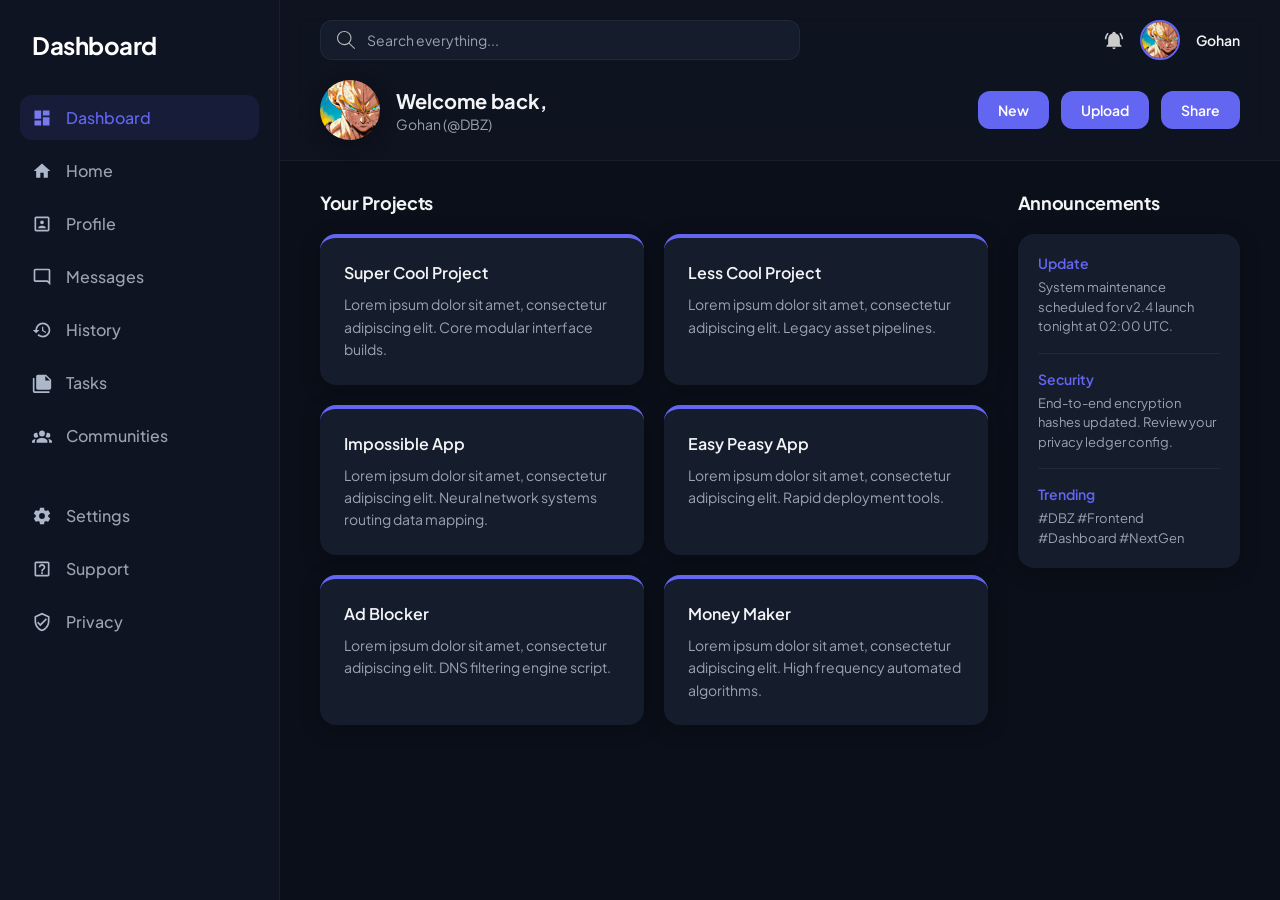
<file: index.html>
<!doctype html>
<html lang="en">
  <head>
    <meta charset="UTF-8" />
    <meta name="viewport" content="width=device-width, initial-scale=1.0" />
    <title>Dashboard</title>

    <link rel="preconnect" href="https://fonts.googleapis.com" />
    <link rel="preconnect" href="https://fonts.gstatic.com" crossorigin />
    <link
      href="https://fonts.googleapis.com/css2?family=Plus+Jakarta+Sans:wght@400;500;600;700&display=swap"
      rel="stylesheet"
    />

    <style>
      :root {
        --bg-main: #0b0f19;
        --bg-card: #151c2c;
        --bg-sidebar: #0f1422;
        --accent: #6366f1;
        --accent-hover: #4f46e5;
        --text-main: #f3f4f6;
        --text-muted: #9ca3af;
        --border: rgba(255, 255, 255, 0.05);
        --radius-lg: 16px;
        --radius-md: 12px;
        --radius-sm: 8px;
        --shadow: 0 4px 20px rgba(0, 0, 0, 0.25);
      }

      * {
        margin: 0;
        padding: 0;
        box-sizing: border-box;
        font-family: "Plus Jakarta Sans", sans-serif;
      }

      body {
        background: var(--bg-main);
        color: var(--text-main);
        min-height: 100vh;
      }

      /* GRID LAYOUT */
      .container {
        display: grid;
        grid-template-columns: 280px 1fr;
        min-height: 100vh;
      }

      /* SIDEBAR */
      .sidebar {
        background: var(--bg-sidebar);
        border-right: 1px solid var(--border);
        padding: 30px 20px;
        display: flex;
        flex-direction: column;
        gap: 35px;
      }

      .sidebar .title {
        font-size: 24px;
        font-weight: 700;
        padding-left: 12px;
        color: #fff;
        letter-spacing: -0.5px;
      }

      .sidebar .group {
        display: flex;
        flex-direction: column;
        gap: 8px;
      }

      .sidebar .item {
        display: flex;
        align-items: center;
        gap: 14px;
        padding: 12px;
        border-radius: var(--radius-md);
        cursor: pointer;
        color: var(--text-muted);
        font-weight: 500;
        transition: all 0.2s ease;
      }

      .sidebar .item:hover,
      .sidebar .item.active {
        background: rgba(99, 102, 241, 0.1);
        color: var(--accent);
      }

      .sidebar img {
        width: 20px;
        height: 20px;
        filter: invert(70%) sepia(10%) saturate(400%) hue-rotate(180deg);
        transition: filter 0.2s;
      }

      .sidebar .item:hover img,
      .sidebar .item.active img {
        filter: invert(44%) sepia(91%) saturate(1243%) hue-rotate(215deg)
          brightness(97%) contrast(92%);
      }

      /* MAIN CONTENT BLOCK */
      .main-content {
        display: flex;
        flex-direction: column;
        height: 100vh;
        overflow-y: auto;
      }

      /* NAVIGATION BAR */
      .nav {
        background: rgba(15, 20, 34, 0.8);
        backdrop-filter: blur(12px);
        padding: 20px 40px;
        display: flex;
        flex-direction: column;
        gap: 20px;
        border-bottom: 1px solid var(--border);
        position: sticky;
        top: 0;
        z-index: 10;
      }

      .top1 {
        display: flex;
        justify-content: space-between;
        align-items: center;
        gap: 20px;
      }

      .search {
        flex: 1;
        display: flex;
        align-items: center;
        gap: 12px;
        background: var(--bg-card);
        padding: 10px 16px;
        border-radius: var(--radius-md);
        max-width: 480px;
        border: 1px solid var(--border);
      }

      .search input {
        border: none;
        outline: none;
        background: transparent;
        color: var(--text-main);
        width: 100%;
        font-size: 14px;
      }

      .search input::placeholder {
        color: var(--text-muted);
      }

      .search img {
        filter: invert(70%);
      }

      .right {
        display: flex;
        align-items: center;
        gap: 16px;
      }

      .right > img[src*="bell"] {
        filter: invert(80%);
        cursor: pointer;
      }

      .avatar {
        width: 40px;
        height: 40px;
        border-radius: 50%;
        object-fit: cover;
        border: 2px solid var(--accent);
      }

      .right span {
        font-weight: 600;
        font-size: 14px;
      }

      /* USER INTRO STRIP */
      .top2 {
        display: flex;
        justify-content: space-between;
        align-items: center;
      }

      .intro {
        display: flex;
        align-items: center;
        gap: 16px;
      }

      .intro img {
        width: 60px;
        height: 60px;
        border-radius: 50%;
        object-fit: cover;
        box-shadow: var(--shadow);
      }

      .intro h3 {
        font-size: 20px;
        font-weight: 700;
        margin-bottom: 2px;
      }

      .intro p {
        color: var(--text-muted);
        font-size: 14px;
      }

      .buttons {
        display: flex;
        gap: 12px;
      }

      button {
        background: var(--accent);
        border: none;
        color: #fff;
        padding: 10px 20px;
        border-radius: var(--radius-md);
        cursor: pointer;
        font-weight: 600;
        font-size: 14px;
        transition:
          background 0.2s,
          transform 0.1s;
      }

      button:hover {
        background: var(--accent-hover);
      }

      button:active {
        transform: scale(0.98);
      }

      /* SECTIONED DASHBOARD CONTAINER */
      .dashboard-grid {
        display: grid;
        grid-template-columns: 3fr 1fr;
        gap: 30px;
        padding: 30px 40px;
      }

      .column-title {
        font-size: 18px;
        font-weight: 700;
        margin-bottom: 20px;
        letter-spacing: -0.3px;
      }

      /* PROJECTS GRID */
      .your-projects {
        display: grid;
        grid-template-columns: repeat(auto-fill, minmax(280px, 1fr));
        gap: 20px;
      }

      .project {
        background: var(--bg-card);
        padding: 24px;
        border-radius: var(--radius-lg);
        border-top: 4px solid var(--accent);
        box-shadow: var(--shadow);
        border-left: none; /* Upgraded to top baraccent indicator */
        transition:
          transform 0.2s,
          box-shadow 0.2s;
      }

      .project:hover {
        transform: translateY(-4px);
        box-shadow: 0 12px 30px rgba(0, 0, 0, 0.4);
      }

      .project h3 {
        font-size: 16px;
        font-weight: 600;
        margin-bottom: 10px;
      }

      .project p {
        color: var(--text-muted);
        font-size: 14px;
        line-height: 1.6;
      }

      /* ANNOUNCEMENTS PANEL */
      .announcements-wrapper {
        display: flex;
        flex-direction: column;
      }

      .announcements {
        display: flex;
        flex-direction: column;
        gap: 16px;
        background: var(--bg-card);
        padding: 20px;
        border-radius: var(--radius-lg);
        box-shadow: var(--shadow);
      }

      .box {
        background: transparent;
        padding-bottom: 16px;
        border-bottom: 1px solid var(--border);
      }

      .box:last-child {
        padding-bottom: 0;
        border-bottom: none;
      }

      .box h4 {
        font-size: 14px;
        font-weight: 600;
        color: var(--accent);
        margin-bottom: 6px;
      }

      .box p {
        color: var(--text-muted);
        font-size: 13px;
        line-height: 1.5;
      }

      /* RESPONSIVE MEDIA QUERIES */
      @media (max-width: 1100px) {
        .dashboard-grid {
          grid-template-columns: 1fr;
          gap: 40px;
        }
      }

      @media (max-width: 768px) {
        .container {
          grid-template-columns: 1fr;
        }

        .sidebar {
          padding: 15px;
          gap: 15px;
          border-right: none;
          border-bottom: 1px solid var(--border);
        }

        .sidebar .title {
          text-align: center;
          padding: 0;
        }

        .sidebar .group {
          flex-direction: row;
          overflow-x: auto;
          padding-bottom: 5px;
          scrollbar-width: none; /* Hide scrollbar for clean app experience */
        }

        .sidebar .group::-webkit-scrollbar {
          display: none;
        }

        .sidebar .item {
          padding: 8px 14px;
          white-space: nowrap;
        }

        .nav {
          padding: 20px;
        }

        .top2 {
          flex-direction: column;
          align-items: stretch;
          gap: 20px;
        }

        .buttons {
          width: 100%;
        }

        .buttons button {
          flex: 1;
          text-align: center;
        }

        .dashboard-grid {
          padding: 20px;
        }
      }
    </style>
  </head>

  <body>
    <div class="container">
      <aside class="sidebar">
        <div class="title">Dashboard</div>

        <div class="group">
          <div class="item active">
            <img src="./view-dashboard.svg" />Dashboard
          </div>
          <div class="item"><img src="./home.svg" />Home</div>
          <div class="item"><img src="./account-box-outline.svg" />Profile</div>
          <div class="item">
            <img src="./message-reply-outline.svg" />Messages
          </div>
          <div class="item"><img src="./history.svg" />History</div>
          <div class="item"><img src="./note-multiple.svg" />Tasks</div>
          <div class="item"><img src="./account-group.svg" />Communities</div>
        </div>

        <div class="group">
          <div class="item"><img src="./cog.svg" />Settings</div>
          <div class="item"><img src="./help-box-outline.svg" />Support</div>
          <div class="item">
            <img src="./shield-check-outline.svg" />Privacy
          </div>
        </div>
      </aside>

      <div class="main-content">
        <header class="nav">
          <div class="top1">
            <div class="search">
              <img src="./search-line-icon.svg" width="18" />
              <input type="search" placeholder="Search everything..." />
            </div>

            <div class="right">
              <img src="./bell-ring.svg" width="20" />
              <img src="./gohan.jpg" class="avatar" />
              <span>Gohan</span>
            </div>
          </div>

          <div class="top2">
            <div class="intro">
              <img src="./gohan.jpg" />
              <div>
                <h3>Welcome back,</h3>
                <p>Gohan (@DBZ)</p>
              </div>
            </div>

            <div class="buttons">
              <button>New</button>
              <button>Upload</button>
              <button>Share</button>
            </div>
          </div>
        </header>

        <main class="dashboard-grid">
          <section class="projects-wrapper">
            <h2 class="column-title">Your Projects</h2>

            <div class="your-projects">
              <div class="project">
                <h3>Super Cool Project</h3>
                <p>
                  Lorem ipsum dolor sit amet, consectetur adipiscing elit. Core
                  modular interface builds.
                </p>
              </div>

              <div class="project">
                <h3>Less Cool Project</h3>
                <p>
                  Lorem ipsum dolor sit amet, consectetur adipiscing elit.
                  Legacy asset pipelines.
                </p>
              </div>

              <div class="project">
                <h3>Impossible App</h3>
                <p>
                  Lorem ipsum dolor sit amet, consectetur adipiscing elit.
                  Neural network systems routing data mapping.
                </p>
              </div>

              <div class="project">
                <h3>Easy Peasy App</h3>
                <p>
                  Lorem ipsum dolor sit amet, consectetur adipiscing elit. Rapid
                  deployment tools.
                </p>
              </div>

              <div class="project">
                <h3>Ad Blocker</h3>
                <p>
                  Lorem ipsum dolor sit amet, consectetur adipiscing elit. DNS
                  filtering engine script.
                </p>
              </div>

              <div class="project">
                <h3>Money Maker</h3>
                <p>
                  Lorem ipsum dolor sit amet, consectetur adipiscing elit. High
                  frequency automated algorithms.
                </p>
              </div>
            </div>
          </section>

          <aside class="announcements-wrapper">
            <h2 class="column-title">Announcements</h2>

            <div class="announcements">
              <div class="box">
                <h4>Update</h4>
                <p>
                  System maintenance scheduled for v2.4 launch tonight at 02:00
                  UTC.
                </p>
              </div>

              <div class="box">
                <h4>Security</h4>
                <p>
                  End-to-end encryption hashes updated. Review your privacy
                  ledger config.
                </p>
              </div>

              <div class="box">
                <h4>Trending</h4>
                <p>#DBZ #Frontend #Dashboard #NextGen</p>
              </div>
            </div>
          </aside>
        </main>
      </div>
    </div>
  </body>
</html>
</file>
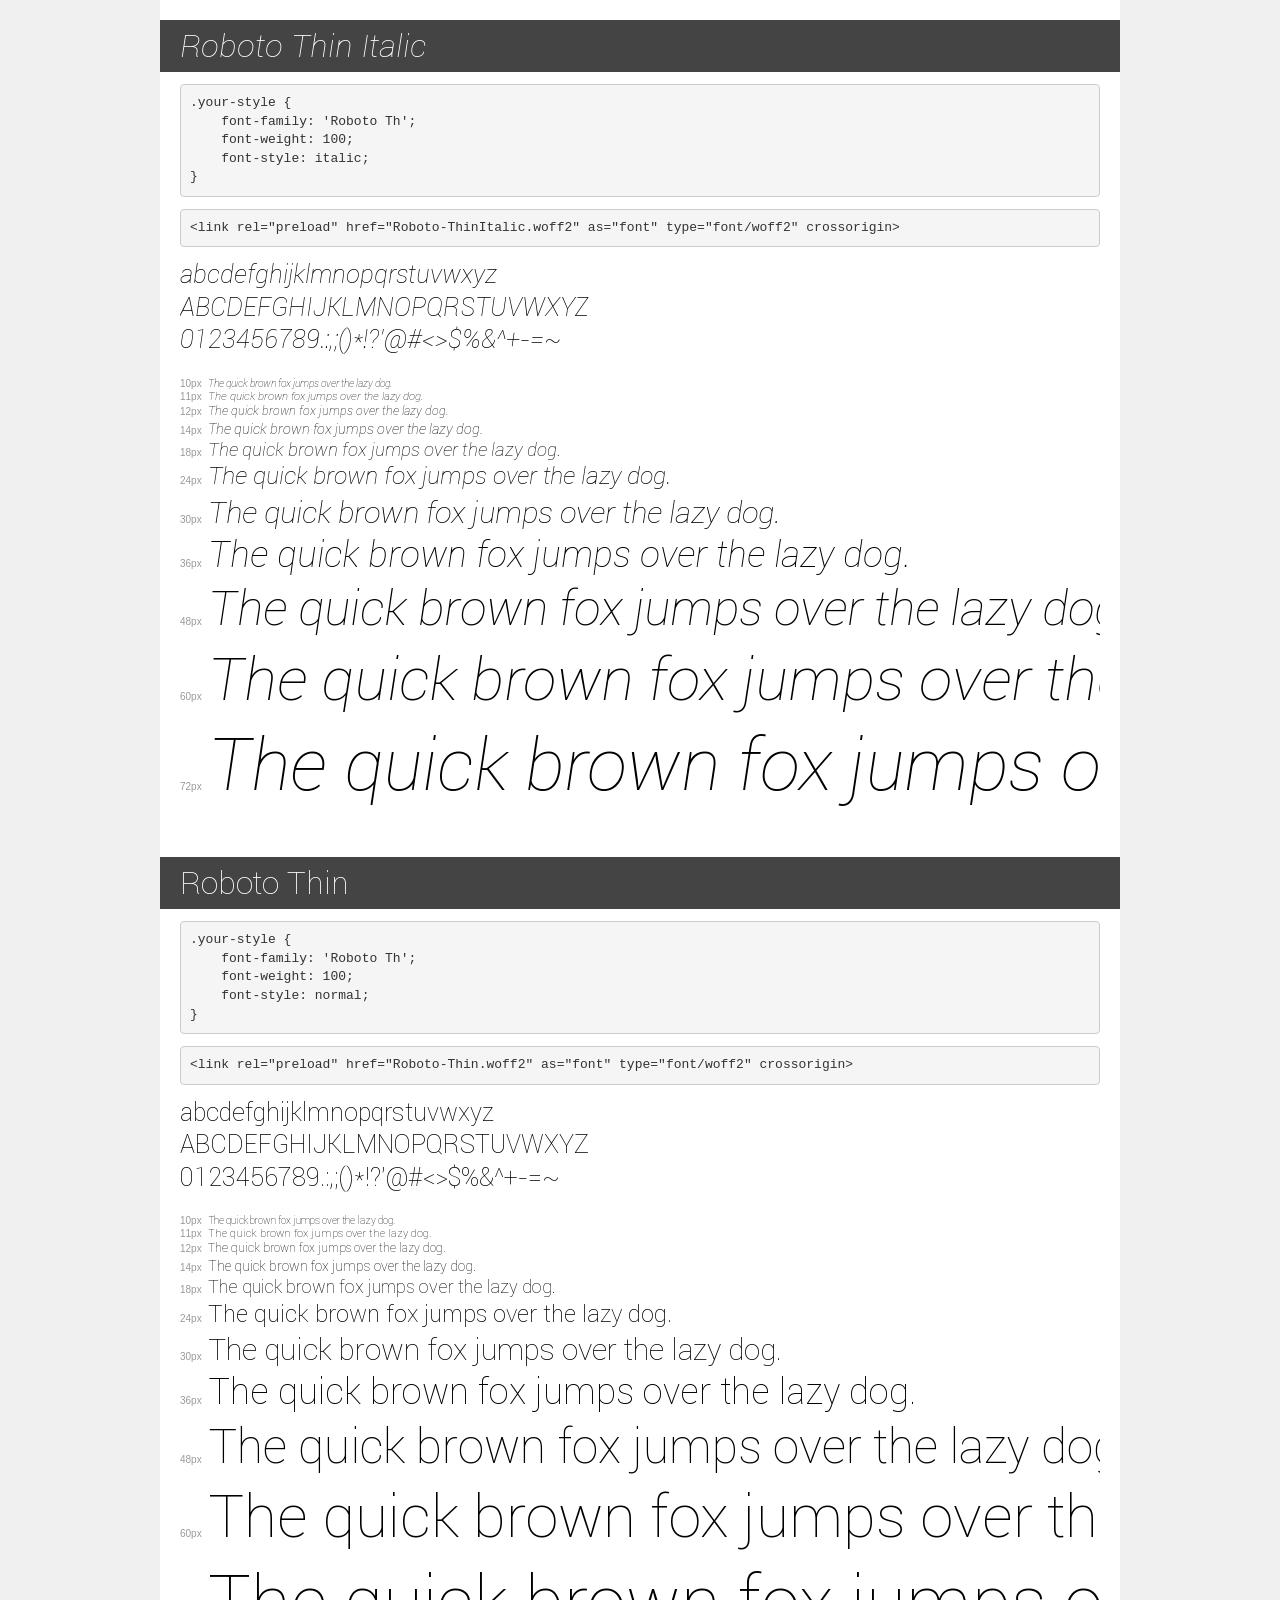
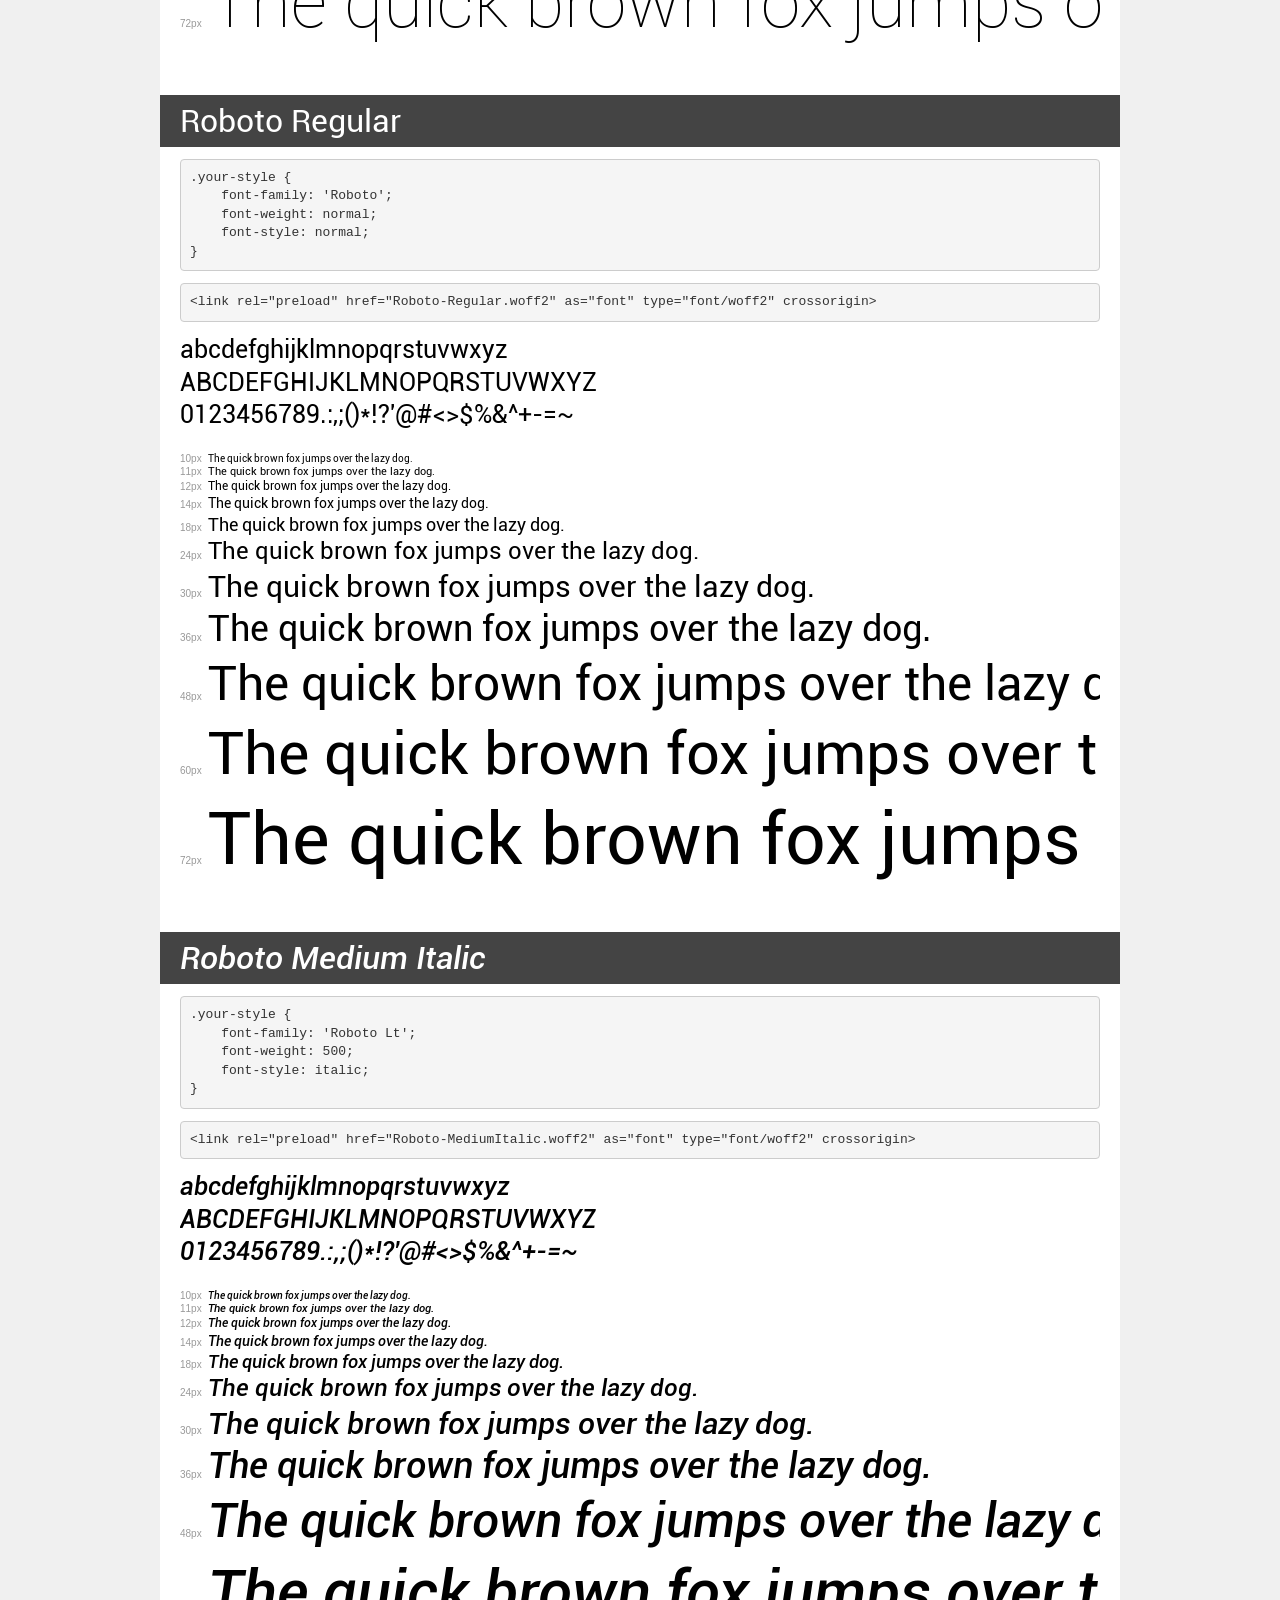
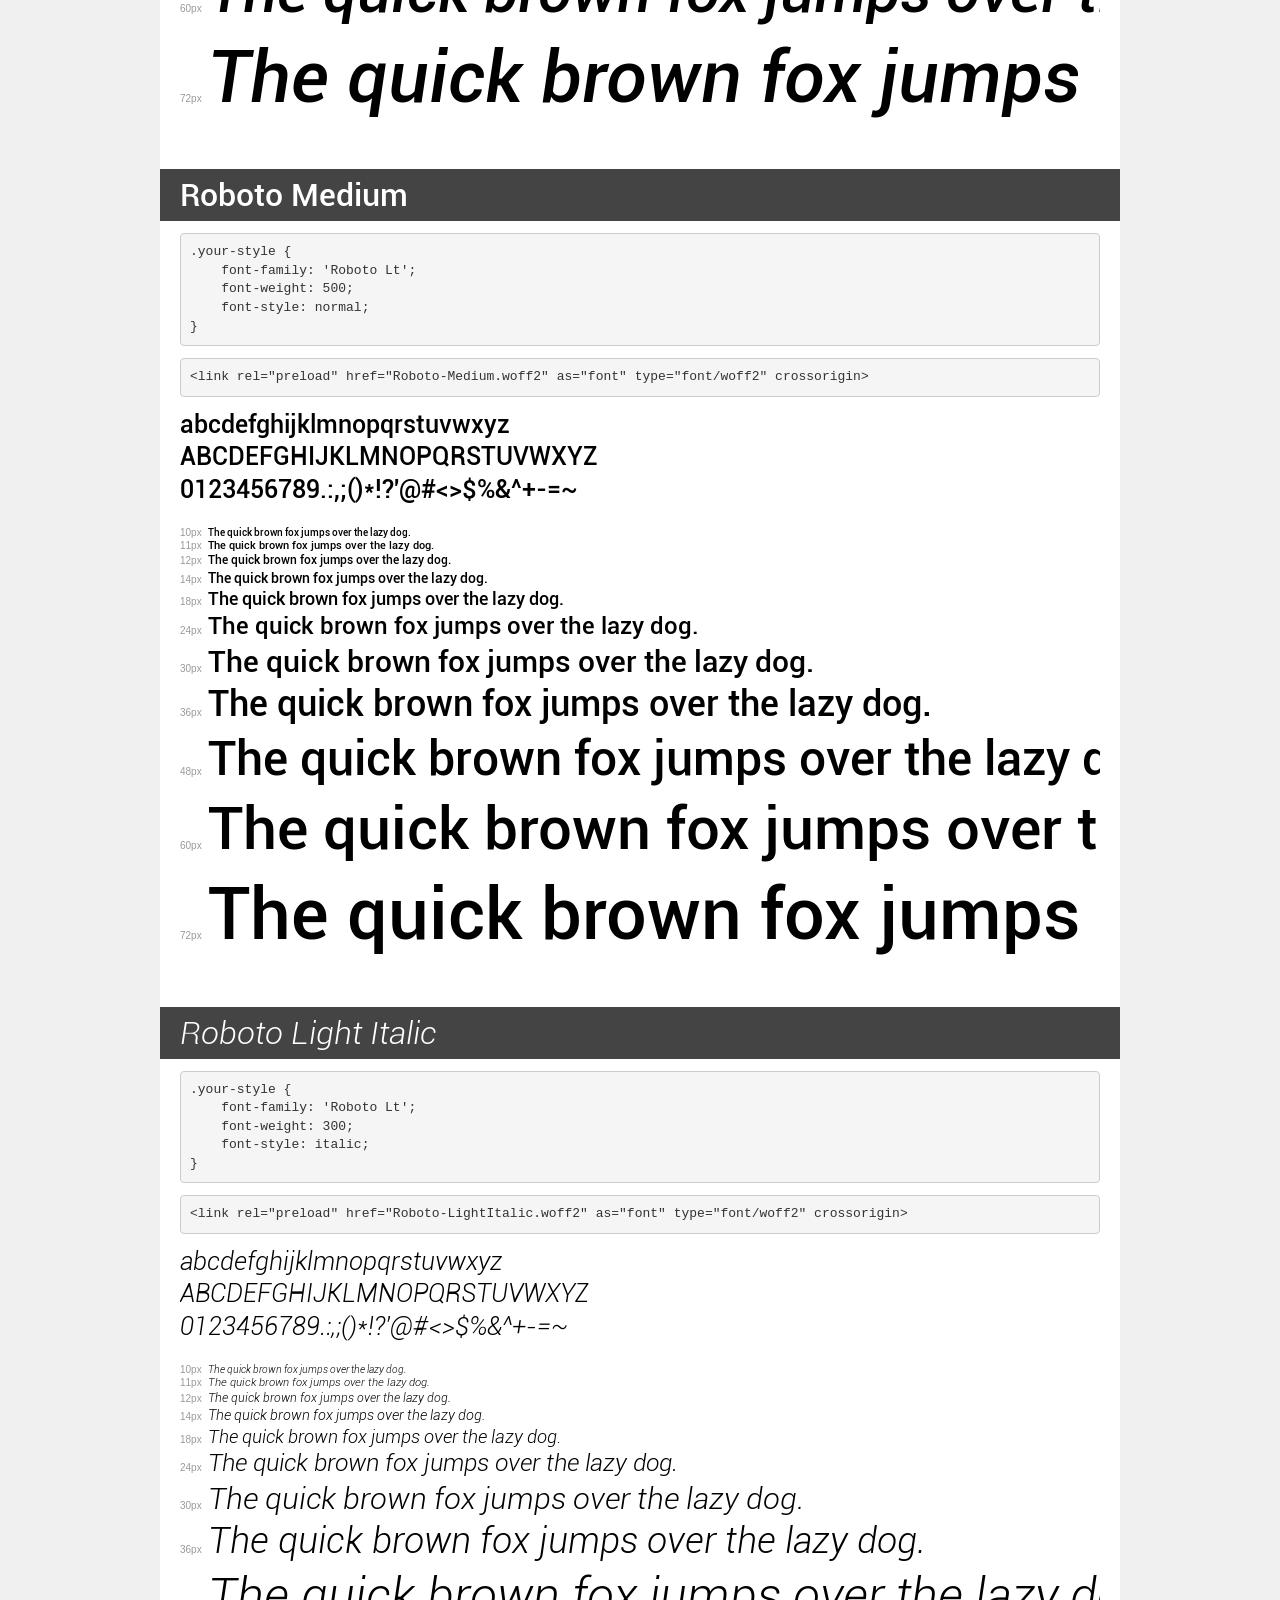
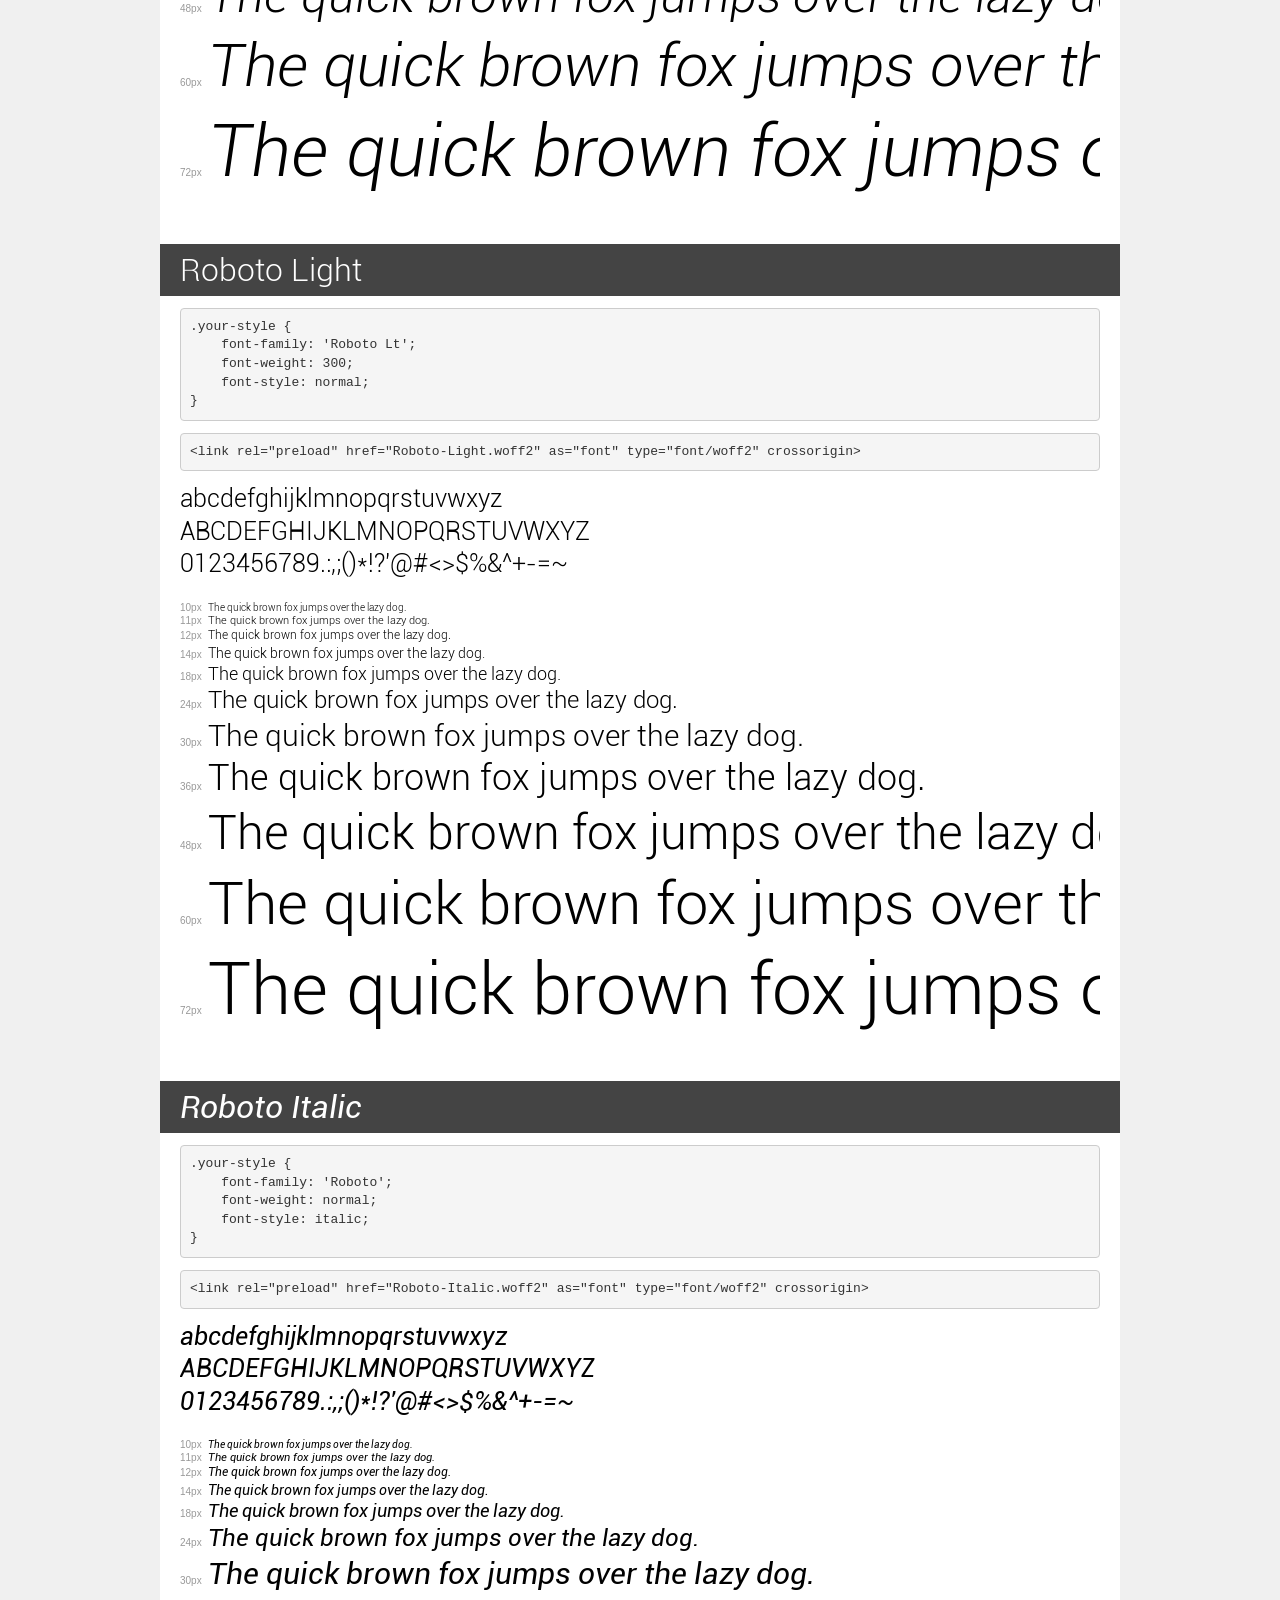
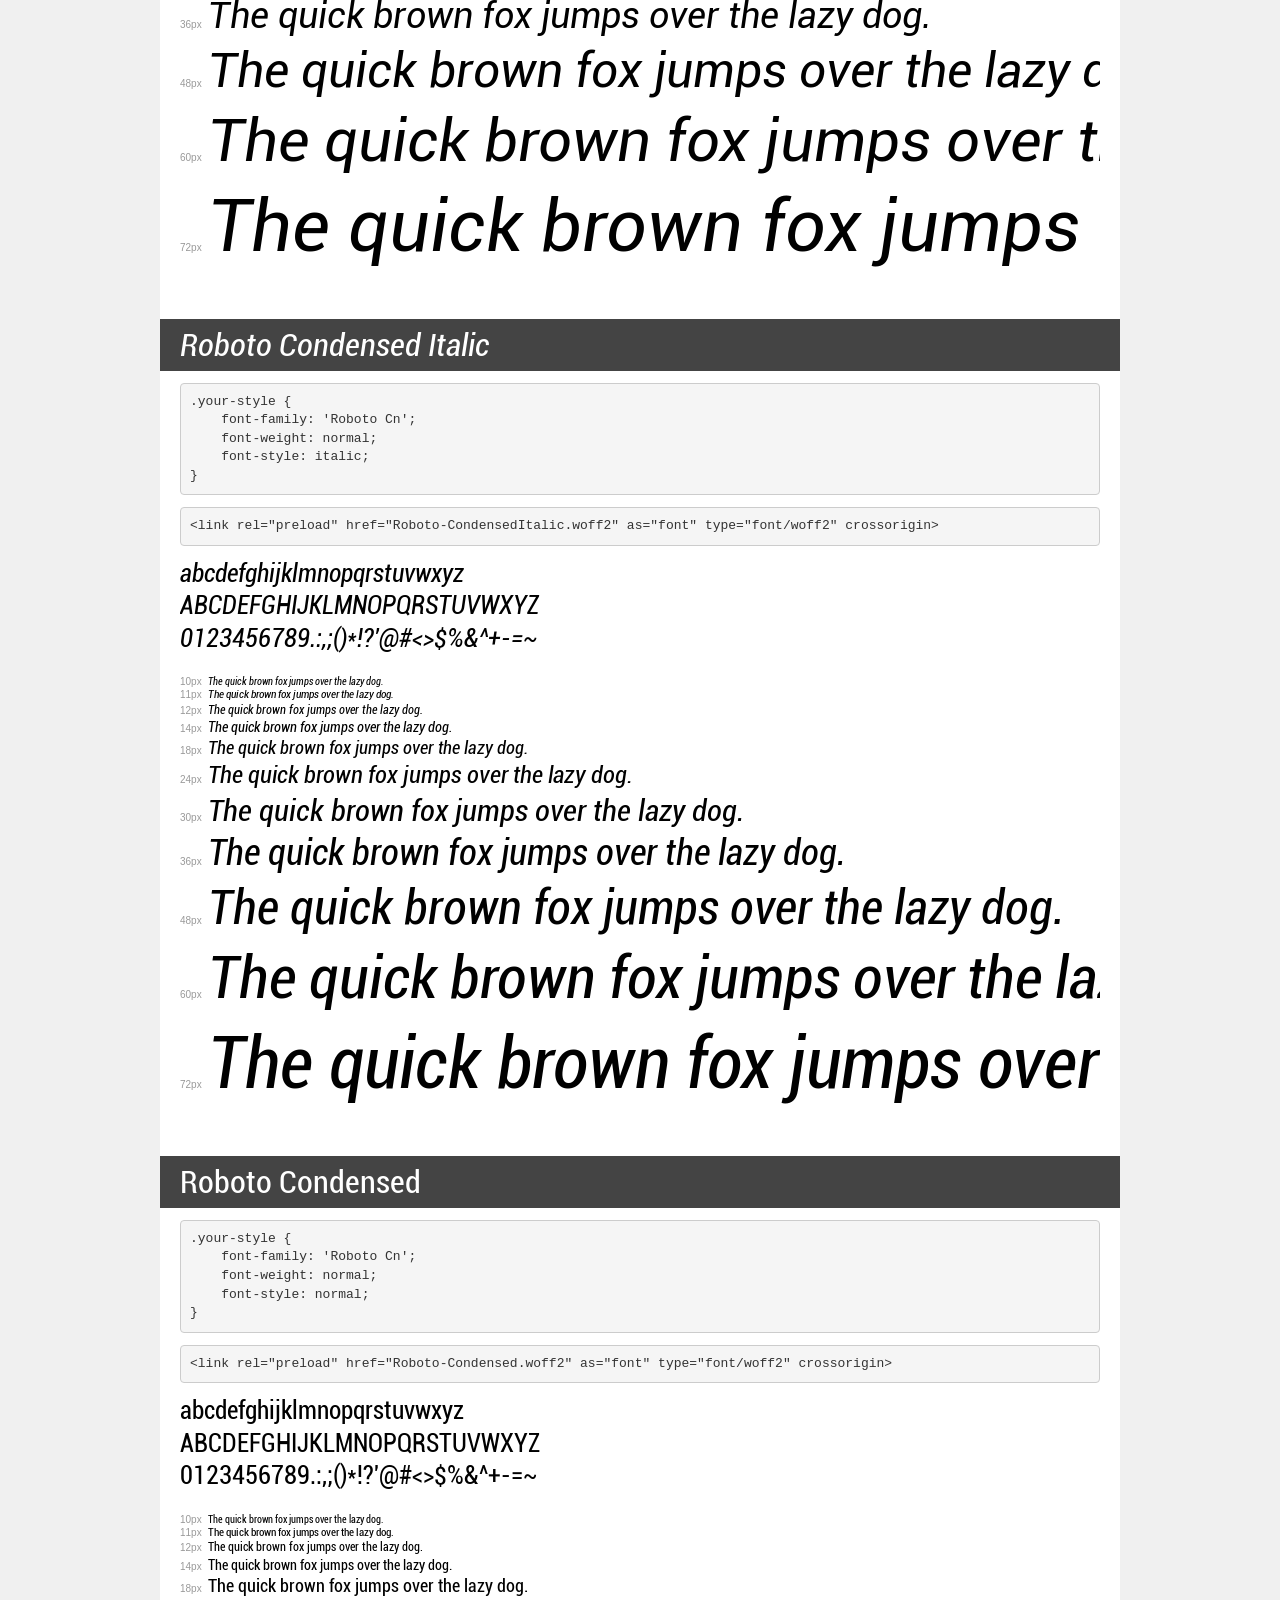
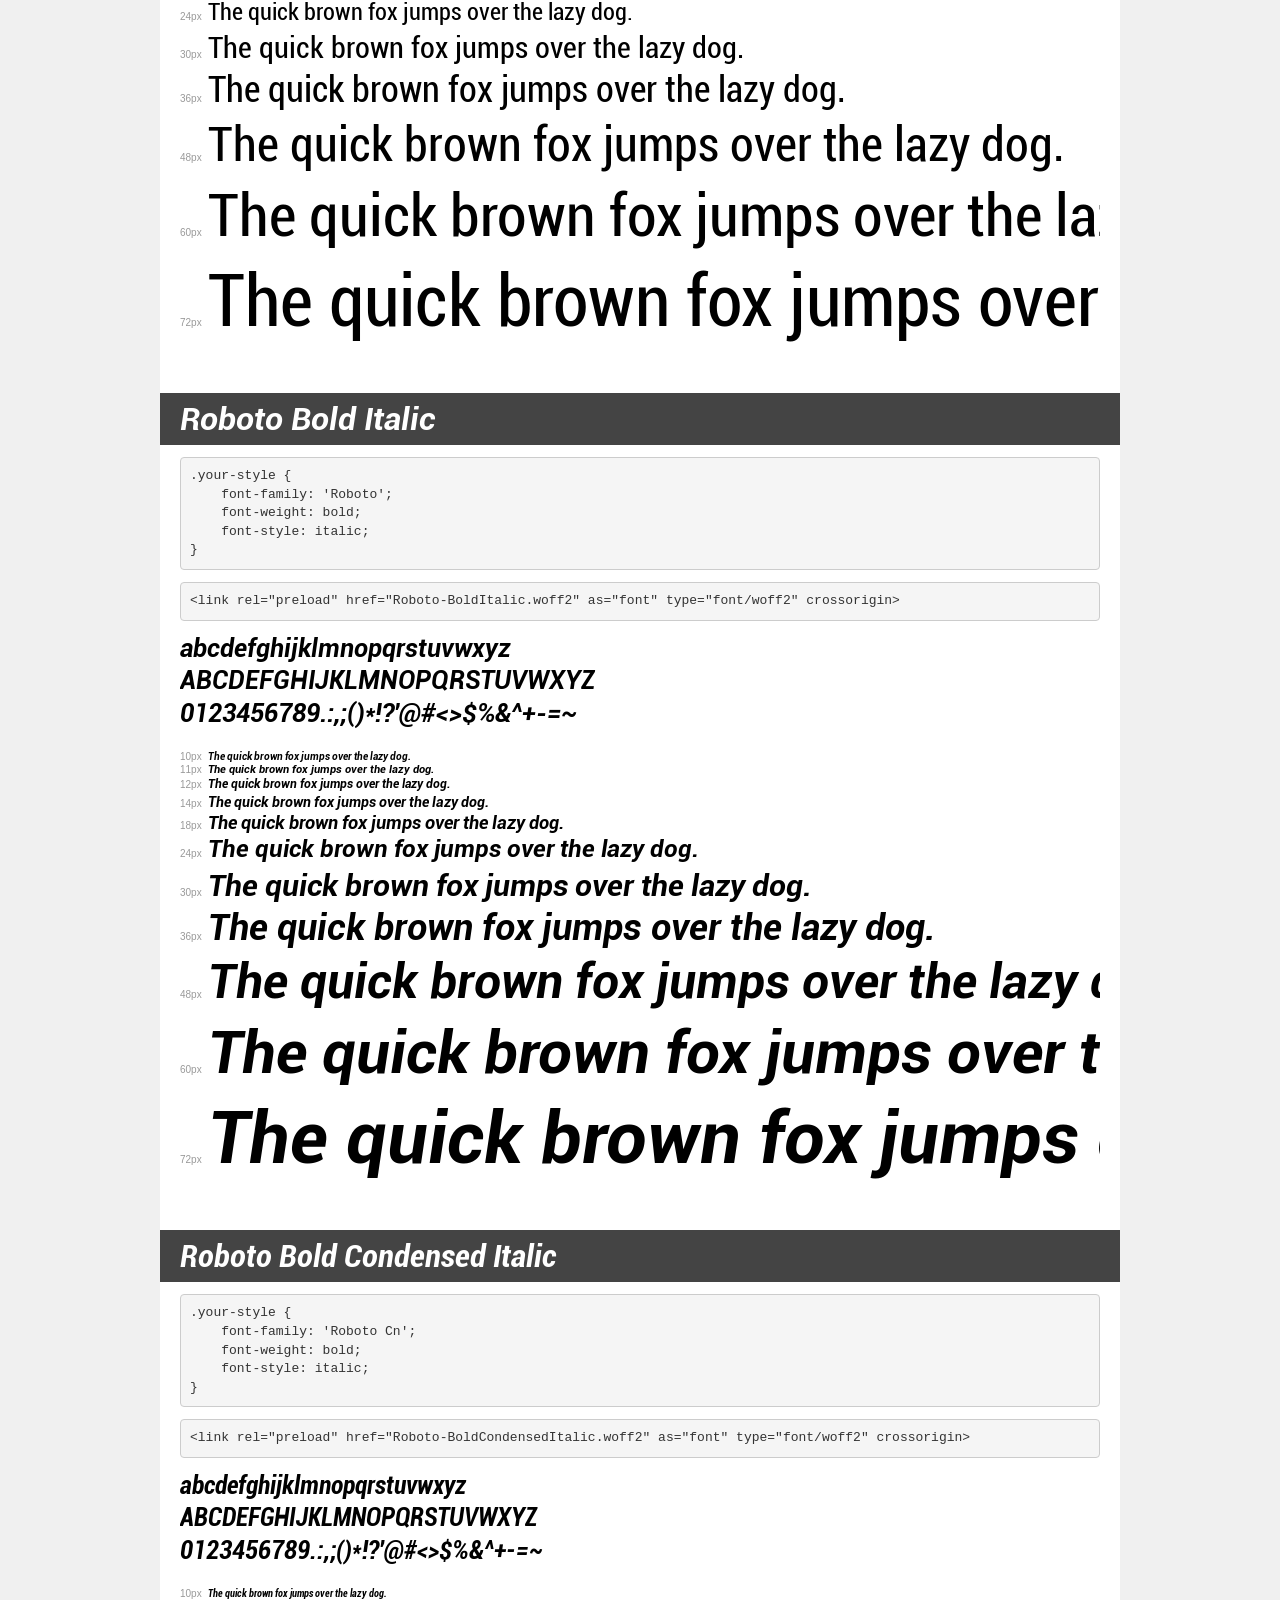
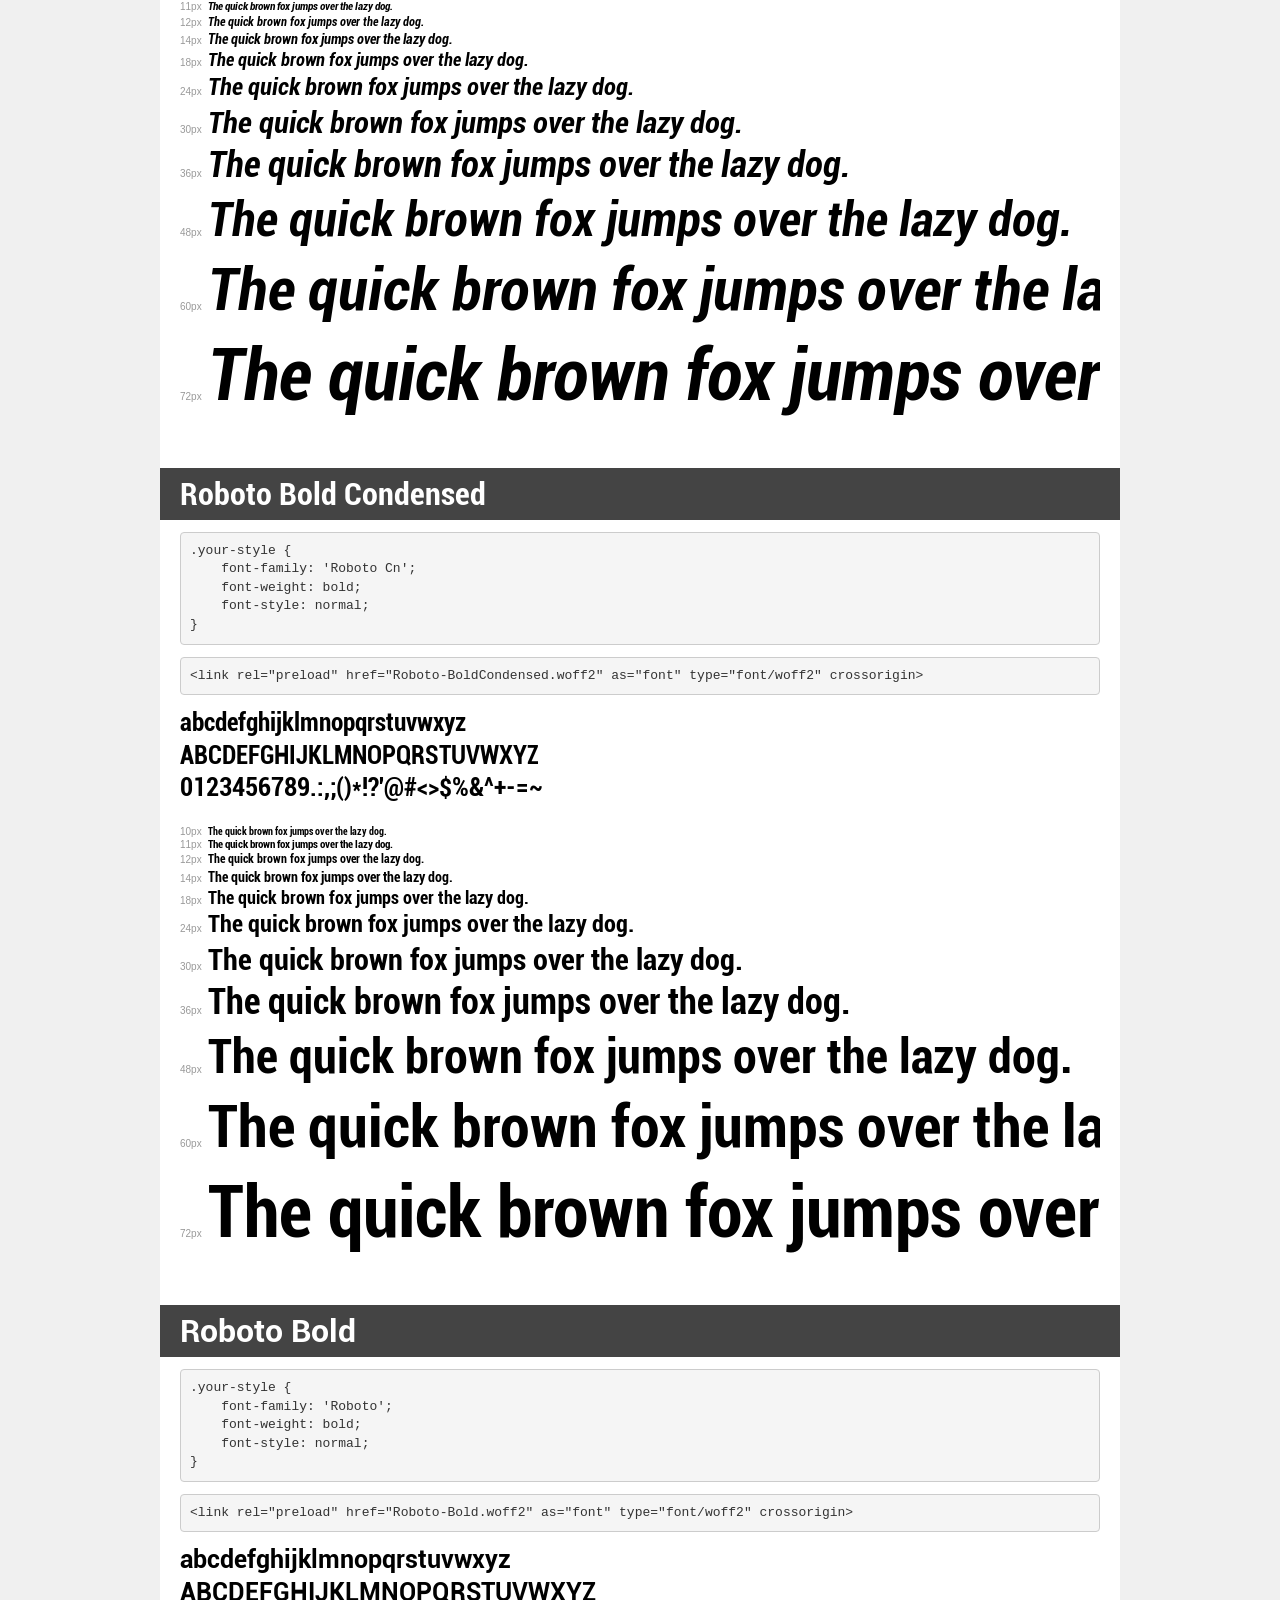
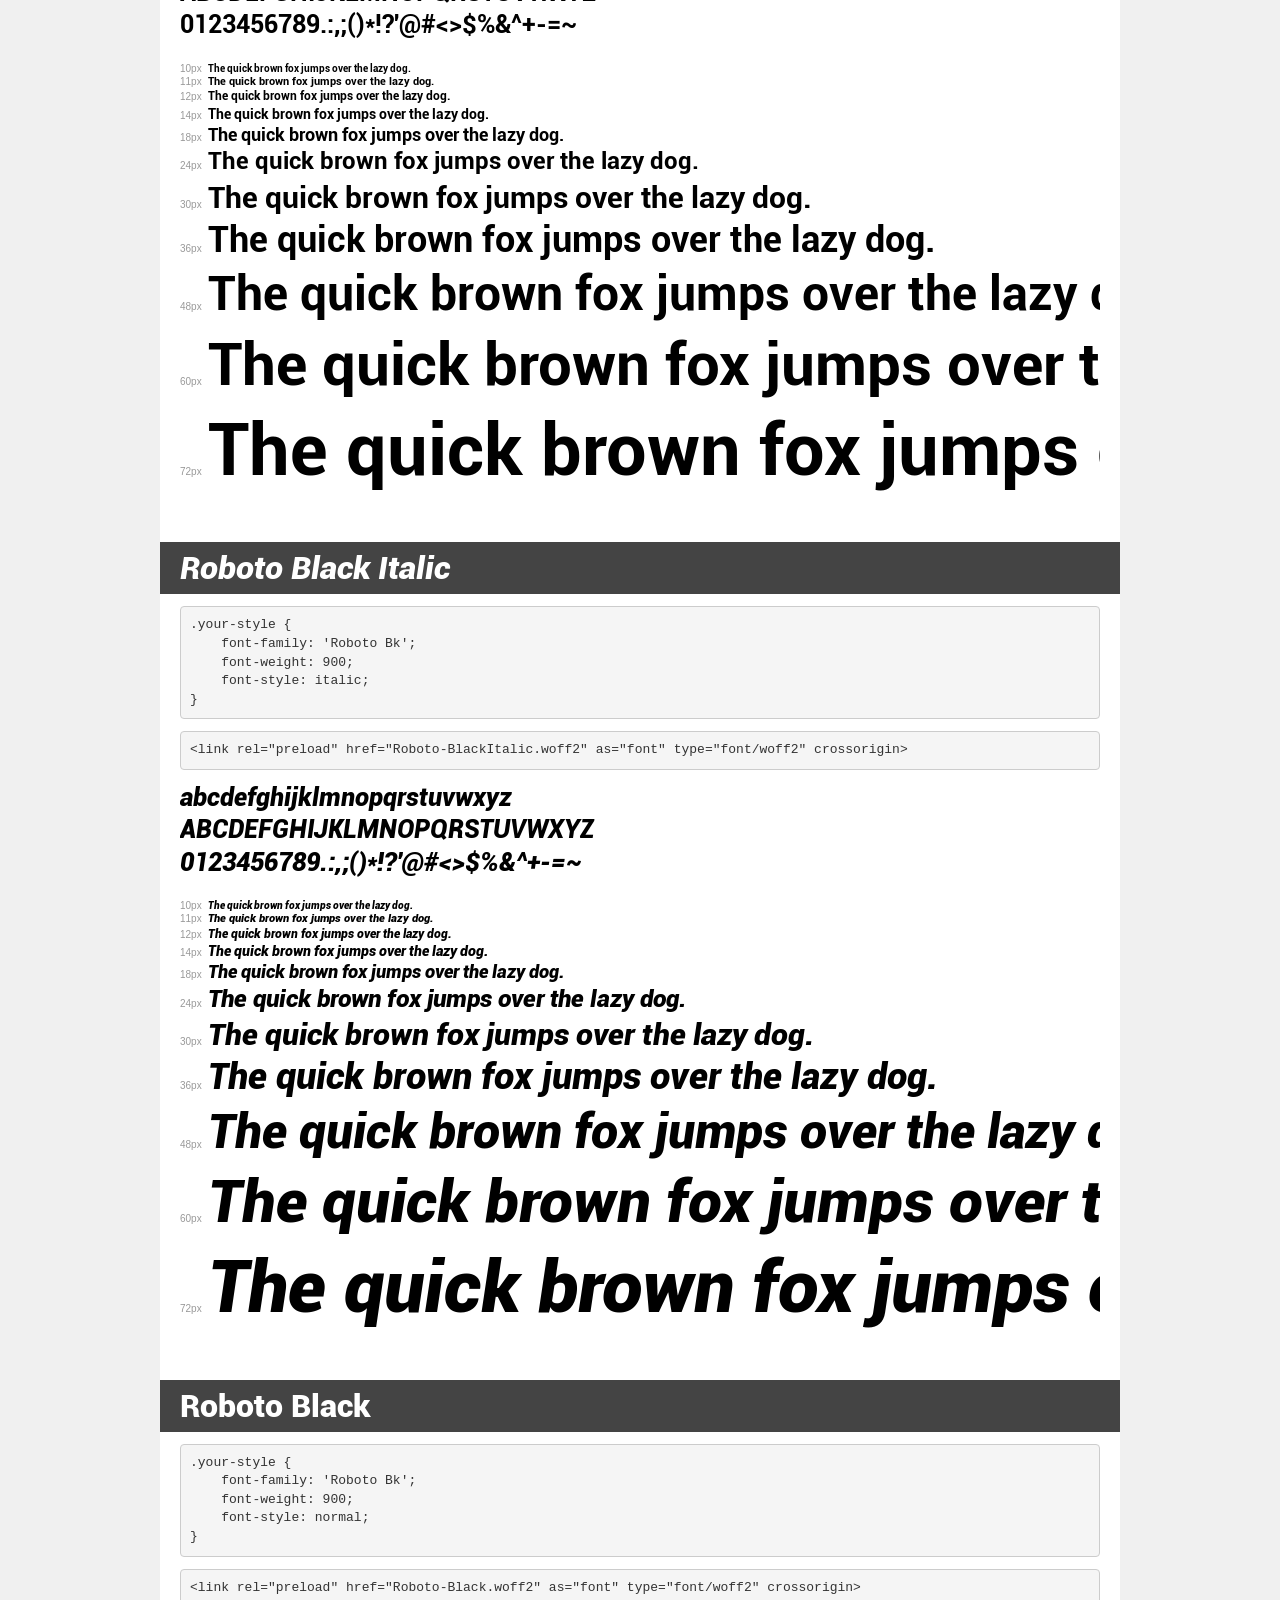
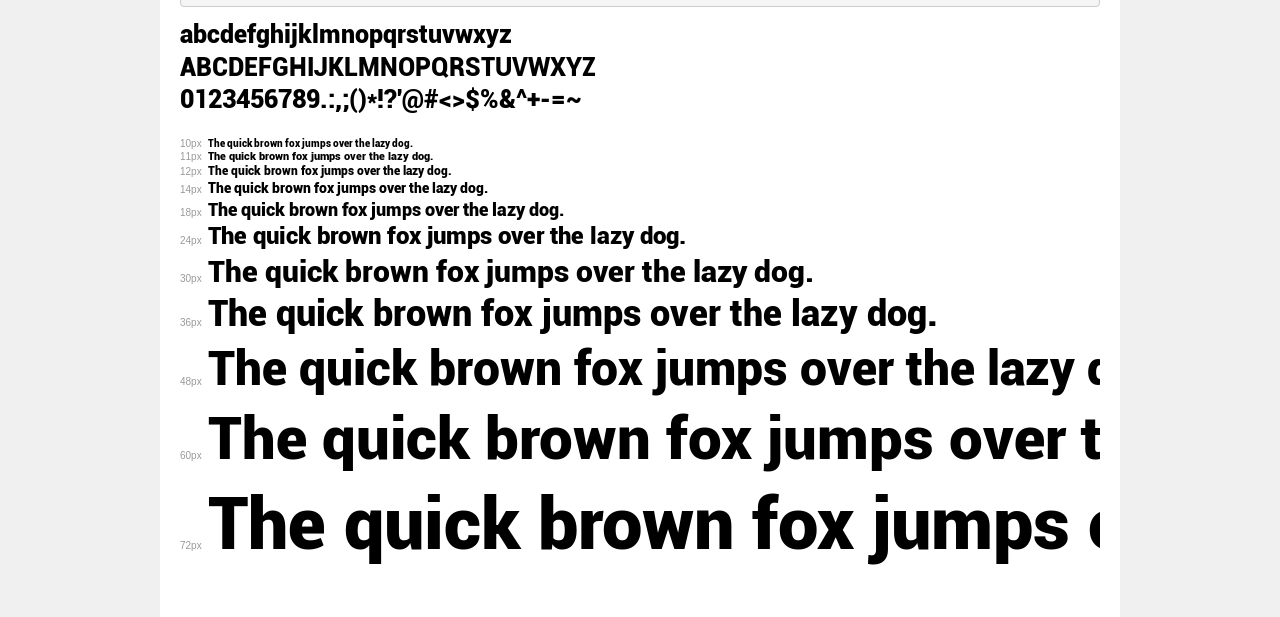
<file: transfonter.org-20260320-100254/demo.html>
<!DOCTYPE html>
<html lang="en">
<head>
    <meta charset="utf-8">
    <meta http-equiv="X-UA-Compatible" content="IE=edge">
    <meta name="viewport" content="width=device-width, initial-scale=1">
    <meta name="robots" content="noindex, noarchive">
    <meta name="format-detection" content="telephone=no">
    <title>Transfonter demo</title>
    <link href="stylesheet.css" rel="stylesheet">
    <style>
        /*
        http://meyerweb.com/eric/tools/css/reset/
        v2.0 | 20110126
        License: none (public domain)
        */
        html, body, div, span, applet, object, iframe,
        h1, h2, h3, h4, h5, h6, p, blockquote, pre,
        a, abbr, acronym, address, big, cite, code,
        del, dfn, em, img, ins, kbd, q, s, samp,
        small, strike, strong, sub, sup, tt, var,
        b, u, i, center,
        dl, dt, dd, ol, ul, li,
        fieldset, form, label, legend,
        table, caption, tbody, tfoot, thead, tr, th, td,
        article, aside, canvas, details, embed,
        figure, figcaption, footer, header, hgroup,
        menu, nav, output, ruby, section, summary,
        time, mark, audio, video {
            margin: 0;
            padding: 0;
            border: 0;
            font-size: 100%;
            font: inherit;
            vertical-align: baseline;
        }
        /* HTML5 display-role reset for older browsers */
        article, aside, details, figcaption, figure,
        footer, header, hgroup, menu, nav, section {
            display: block;
        }
        body {
            line-height: 1;
        }
        ol, ul {
            list-style: none;
        }
        blockquote, q {
            quotes: none;
        }
        blockquote:before, blockquote:after,
        q:before, q:after {
            content: '';
            content: none;
        }
        table {
            border-collapse: collapse;
            border-spacing: 0;
        }
        /* demo styles */
        body {
            background: #f0f0f0;
            color: #000;
        }
        .page {
            background: #fff;
            width: 920px;
            margin: 0 auto;
            padding: 20px 20px 0 20px;
            overflow: hidden;
        }
        .font-container {
            overflow-x: auto;
            overflow-y: hidden;
            margin-bottom: 40px;
            line-height: 1.3;
            white-space: nowrap;
            padding-bottom: 5px;
        }
        h1 {
            position: relative;
            background: #444;
            font-size: 32px;
            color: #fff;
            padding: 10px 20px;
            margin: 0 -20px 12px -20px;
        }
        .letters {
            font-size: 25px;
            margin-bottom: 20px;
        }
        .s10:before {
            content: '10px';
        }
        .s11:before {
            content: '11px';
        }
        .s12:before {
            content: '12px';
        }
        .s14:before {
            content: '14px';
        }
        .s18:before {
            content: '18px';
        }
        .s24:before {
            content: '24px';
        }
        .s30:before {
            content: '30px';
        }
        .s36:before {
            content: '36px';
        }
        .s48:before {
            content: '48px';
        }
        .s60:before {
            content: '60px';
        }
        .s72:before {
            content: '72px';
        }
        .s10:before, .s11:before, .s12:before, .s14:before,
        .s18:before, .s24:before, .s30:before, .s36:before,
        .s48:before, .s60:before, .s72:before {
            font-family: Arial, sans-serif;
            font-size: 10px;
            font-weight: normal;
            font-style: normal;
            color: #999;
            padding-right: 6px;
        }
        pre {
            display: block;
            padding: 9px;
            margin: 0 0 12px;
            font-family: Monaco, Menlo, Consolas, "Courier New", monospace;
            font-size: 13px;
            line-height: 1.428571429;
            color: #333;
            font-weight: normal;
            font-style: normal;
            background-color: #f5f5f5;
            border: 1px solid #ccc;
            overflow-x: auto;
            border-radius: 4px;
        }
        /* responsive */
        @media (max-width: 959px) {
            .page {
                width: auto;
                margin: 0;
            }
        }
    </style>
</head>
<body>
<div class="page">
    <div class="demo">
        <h1 style="font-family: 'Roboto Th'; font-weight: 100; font-style: italic;">Roboto Thin Italic</h1>
        <pre title="Usage">.your-style {
    font-family: 'Roboto Th';
    font-weight: 100;
    font-style: italic;
}</pre>
        <pre title="Preload (optional)">
&lt;link rel=&quot;preload&quot; href=&quot;Roboto-ThinItalic.woff2&quot; as=&quot;font&quot; type=&quot;font/woff2&quot; crossorigin&gt;</pre>
        <div class="font-container" style="font-family: 'Roboto Th'; font-weight: 100; font-style: italic;">
            <p class="letters">
                abcdefghijklmnopqrstuvwxyz<br>
ABCDEFGHIJKLMNOPQRSTUVWXYZ<br>
                0123456789.:,;()*!?'@#&lt;&gt;$%&^+-=~
            </p>
            <p class="s10" style="font-size: 10px;">The quick brown fox jumps over the lazy dog.</p>
            <p class="s11" style="font-size: 11px;">The quick brown fox jumps over the lazy dog.</p>
            <p class="s12" style="font-size: 12px;">The quick brown fox jumps over the lazy dog.</p>
            <p class="s14" style="font-size: 14px;">The quick brown fox jumps over the lazy dog.</p>
            <p class="s18" style="font-size: 18px;">The quick brown fox jumps over the lazy dog.</p>
            <p class="s24" style="font-size: 24px;">The quick brown fox jumps over the lazy dog.</p>
            <p class="s30" style="font-size: 30px;">The quick brown fox jumps over the lazy dog.</p>
            <p class="s36" style="font-size: 36px;">The quick brown fox jumps over the lazy dog.</p>
            <p class="s48" style="font-size: 48px;">The quick brown fox jumps over the lazy dog.</p>
            <p class="s60" style="font-size: 60px;">The quick brown fox jumps over the lazy dog.</p>
            <p class="s72" style="font-size: 72px;">The quick brown fox jumps over the lazy dog.</p>
        </div>
    </div>

    <div class="demo">
        <h1 style="font-family: 'Roboto Th'; font-weight: 100; font-style: normal;">Roboto Thin</h1>
        <pre title="Usage">.your-style {
    font-family: 'Roboto Th';
    font-weight: 100;
    font-style: normal;
}</pre>
        <pre title="Preload (optional)">
&lt;link rel=&quot;preload&quot; href=&quot;Roboto-Thin.woff2&quot; as=&quot;font&quot; type=&quot;font/woff2&quot; crossorigin&gt;</pre>
        <div class="font-container" style="font-family: 'Roboto Th'; font-weight: 100; font-style: normal;">
            <p class="letters">
                abcdefghijklmnopqrstuvwxyz<br>
ABCDEFGHIJKLMNOPQRSTUVWXYZ<br>
                0123456789.:,;()*!?'@#&lt;&gt;$%&^+-=~
            </p>
            <p class="s10" style="font-size: 10px;">The quick brown fox jumps over the lazy dog.</p>
            <p class="s11" style="font-size: 11px;">The quick brown fox jumps over the lazy dog.</p>
            <p class="s12" style="font-size: 12px;">The quick brown fox jumps over the lazy dog.</p>
            <p class="s14" style="font-size: 14px;">The quick brown fox jumps over the lazy dog.</p>
            <p class="s18" style="font-size: 18px;">The quick brown fox jumps over the lazy dog.</p>
            <p class="s24" style="font-size: 24px;">The quick brown fox jumps over the lazy dog.</p>
            <p class="s30" style="font-size: 30px;">The quick brown fox jumps over the lazy dog.</p>
            <p class="s36" style="font-size: 36px;">The quick brown fox jumps over the lazy dog.</p>
            <p class="s48" style="font-size: 48px;">The quick brown fox jumps over the lazy dog.</p>
            <p class="s60" style="font-size: 60px;">The quick brown fox jumps over the lazy dog.</p>
            <p class="s72" style="font-size: 72px;">The quick brown fox jumps over the lazy dog.</p>
        </div>
    </div>

    <div class="demo">
        <h1 style="font-family: 'Roboto'; font-weight: normal; font-style: normal;">Roboto Regular</h1>
        <pre title="Usage">.your-style {
    font-family: 'Roboto';
    font-weight: normal;
    font-style: normal;
}</pre>
        <pre title="Preload (optional)">
&lt;link rel=&quot;preload&quot; href=&quot;Roboto-Regular.woff2&quot; as=&quot;font&quot; type=&quot;font/woff2&quot; crossorigin&gt;</pre>
        <div class="font-container" style="font-family: 'Roboto'; font-weight: normal; font-style: normal;">
            <p class="letters">
                abcdefghijklmnopqrstuvwxyz<br>
ABCDEFGHIJKLMNOPQRSTUVWXYZ<br>
                0123456789.:,;()*!?'@#&lt;&gt;$%&^+-=~
            </p>
            <p class="s10" style="font-size: 10px;">The quick brown fox jumps over the lazy dog.</p>
            <p class="s11" style="font-size: 11px;">The quick brown fox jumps over the lazy dog.</p>
            <p class="s12" style="font-size: 12px;">The quick brown fox jumps over the lazy dog.</p>
            <p class="s14" style="font-size: 14px;">The quick brown fox jumps over the lazy dog.</p>
            <p class="s18" style="font-size: 18px;">The quick brown fox jumps over the lazy dog.</p>
            <p class="s24" style="font-size: 24px;">The quick brown fox jumps over the lazy dog.</p>
            <p class="s30" style="font-size: 30px;">The quick brown fox jumps over the lazy dog.</p>
            <p class="s36" style="font-size: 36px;">The quick brown fox jumps over the lazy dog.</p>
            <p class="s48" style="font-size: 48px;">The quick brown fox jumps over the lazy dog.</p>
            <p class="s60" style="font-size: 60px;">The quick brown fox jumps over the lazy dog.</p>
            <p class="s72" style="font-size: 72px;">The quick brown fox jumps over the lazy dog.</p>
        </div>
    </div>

    <div class="demo">
        <h1 style="font-family: 'Roboto Lt'; font-weight: 500; font-style: italic;">Roboto Medium Italic</h1>
        <pre title="Usage">.your-style {
    font-family: 'Roboto Lt';
    font-weight: 500;
    font-style: italic;
}</pre>
        <pre title="Preload (optional)">
&lt;link rel=&quot;preload&quot; href=&quot;Roboto-MediumItalic.woff2&quot; as=&quot;font&quot; type=&quot;font/woff2&quot; crossorigin&gt;</pre>
        <div class="font-container" style="font-family: 'Roboto Lt'; font-weight: 500; font-style: italic;">
            <p class="letters">
                abcdefghijklmnopqrstuvwxyz<br>
ABCDEFGHIJKLMNOPQRSTUVWXYZ<br>
                0123456789.:,;()*!?'@#&lt;&gt;$%&^+-=~
            </p>
            <p class="s10" style="font-size: 10px;">The quick brown fox jumps over the lazy dog.</p>
            <p class="s11" style="font-size: 11px;">The quick brown fox jumps over the lazy dog.</p>
            <p class="s12" style="font-size: 12px;">The quick brown fox jumps over the lazy dog.</p>
            <p class="s14" style="font-size: 14px;">The quick brown fox jumps over the lazy dog.</p>
            <p class="s18" style="font-size: 18px;">The quick brown fox jumps over the lazy dog.</p>
            <p class="s24" style="font-size: 24px;">The quick brown fox jumps over the lazy dog.</p>
            <p class="s30" style="font-size: 30px;">The quick brown fox jumps over the lazy dog.</p>
            <p class="s36" style="font-size: 36px;">The quick brown fox jumps over the lazy dog.</p>
            <p class="s48" style="font-size: 48px;">The quick brown fox jumps over the lazy dog.</p>
            <p class="s60" style="font-size: 60px;">The quick brown fox jumps over the lazy dog.</p>
            <p class="s72" style="font-size: 72px;">The quick brown fox jumps over the lazy dog.</p>
        </div>
    </div>

    <div class="demo">
        <h1 style="font-family: 'Roboto Lt'; font-weight: 500; font-style: normal;">Roboto Medium</h1>
        <pre title="Usage">.your-style {
    font-family: 'Roboto Lt';
    font-weight: 500;
    font-style: normal;
}</pre>
        <pre title="Preload (optional)">
&lt;link rel=&quot;preload&quot; href=&quot;Roboto-Medium.woff2&quot; as=&quot;font&quot; type=&quot;font/woff2&quot; crossorigin&gt;</pre>
        <div class="font-container" style="font-family: 'Roboto Lt'; font-weight: 500; font-style: normal;">
            <p class="letters">
                abcdefghijklmnopqrstuvwxyz<br>
ABCDEFGHIJKLMNOPQRSTUVWXYZ<br>
                0123456789.:,;()*!?'@#&lt;&gt;$%&^+-=~
            </p>
            <p class="s10" style="font-size: 10px;">The quick brown fox jumps over the lazy dog.</p>
            <p class="s11" style="font-size: 11px;">The quick brown fox jumps over the lazy dog.</p>
            <p class="s12" style="font-size: 12px;">The quick brown fox jumps over the lazy dog.</p>
            <p class="s14" style="font-size: 14px;">The quick brown fox jumps over the lazy dog.</p>
            <p class="s18" style="font-size: 18px;">The quick brown fox jumps over the lazy dog.</p>
            <p class="s24" style="font-size: 24px;">The quick brown fox jumps over the lazy dog.</p>
            <p class="s30" style="font-size: 30px;">The quick brown fox jumps over the lazy dog.</p>
            <p class="s36" style="font-size: 36px;">The quick brown fox jumps over the lazy dog.</p>
            <p class="s48" style="font-size: 48px;">The quick brown fox jumps over the lazy dog.</p>
            <p class="s60" style="font-size: 60px;">The quick brown fox jumps over the lazy dog.</p>
            <p class="s72" style="font-size: 72px;">The quick brown fox jumps over the lazy dog.</p>
        </div>
    </div>

    <div class="demo">
        <h1 style="font-family: 'Roboto Lt'; font-weight: 300; font-style: italic;">Roboto Light Italic</h1>
        <pre title="Usage">.your-style {
    font-family: 'Roboto Lt';
    font-weight: 300;
    font-style: italic;
}</pre>
        <pre title="Preload (optional)">
&lt;link rel=&quot;preload&quot; href=&quot;Roboto-LightItalic.woff2&quot; as=&quot;font&quot; type=&quot;font/woff2&quot; crossorigin&gt;</pre>
        <div class="font-container" style="font-family: 'Roboto Lt'; font-weight: 300; font-style: italic;">
            <p class="letters">
                abcdefghijklmnopqrstuvwxyz<br>
ABCDEFGHIJKLMNOPQRSTUVWXYZ<br>
                0123456789.:,;()*!?'@#&lt;&gt;$%&^+-=~
            </p>
            <p class="s10" style="font-size: 10px;">The quick brown fox jumps over the lazy dog.</p>
            <p class="s11" style="font-size: 11px;">The quick brown fox jumps over the lazy dog.</p>
            <p class="s12" style="font-size: 12px;">The quick brown fox jumps over the lazy dog.</p>
            <p class="s14" style="font-size: 14px;">The quick brown fox jumps over the lazy dog.</p>
            <p class="s18" style="font-size: 18px;">The quick brown fox jumps over the lazy dog.</p>
            <p class="s24" style="font-size: 24px;">The quick brown fox jumps over the lazy dog.</p>
            <p class="s30" style="font-size: 30px;">The quick brown fox jumps over the lazy dog.</p>
            <p class="s36" style="font-size: 36px;">The quick brown fox jumps over the lazy dog.</p>
            <p class="s48" style="font-size: 48px;">The quick brown fox jumps over the lazy dog.</p>
            <p class="s60" style="font-size: 60px;">The quick brown fox jumps over the lazy dog.</p>
            <p class="s72" style="font-size: 72px;">The quick brown fox jumps over the lazy dog.</p>
        </div>
    </div>

    <div class="demo">
        <h1 style="font-family: 'Roboto Lt'; font-weight: 300; font-style: normal;">Roboto Light</h1>
        <pre title="Usage">.your-style {
    font-family: 'Roboto Lt';
    font-weight: 300;
    font-style: normal;
}</pre>
        <pre title="Preload (optional)">
&lt;link rel=&quot;preload&quot; href=&quot;Roboto-Light.woff2&quot; as=&quot;font&quot; type=&quot;font/woff2&quot; crossorigin&gt;</pre>
        <div class="font-container" style="font-family: 'Roboto Lt'; font-weight: 300; font-style: normal;">
            <p class="letters">
                abcdefghijklmnopqrstuvwxyz<br>
ABCDEFGHIJKLMNOPQRSTUVWXYZ<br>
                0123456789.:,;()*!?'@#&lt;&gt;$%&^+-=~
            </p>
            <p class="s10" style="font-size: 10px;">The quick brown fox jumps over the lazy dog.</p>
            <p class="s11" style="font-size: 11px;">The quick brown fox jumps over the lazy dog.</p>
            <p class="s12" style="font-size: 12px;">The quick brown fox jumps over the lazy dog.</p>
            <p class="s14" style="font-size: 14px;">The quick brown fox jumps over the lazy dog.</p>
            <p class="s18" style="font-size: 18px;">The quick brown fox jumps over the lazy dog.</p>
            <p class="s24" style="font-size: 24px;">The quick brown fox jumps over the lazy dog.</p>
            <p class="s30" style="font-size: 30px;">The quick brown fox jumps over the lazy dog.</p>
            <p class="s36" style="font-size: 36px;">The quick brown fox jumps over the lazy dog.</p>
            <p class="s48" style="font-size: 48px;">The quick brown fox jumps over the lazy dog.</p>
            <p class="s60" style="font-size: 60px;">The quick brown fox jumps over the lazy dog.</p>
            <p class="s72" style="font-size: 72px;">The quick brown fox jumps over the lazy dog.</p>
        </div>
    </div>

    <div class="demo">
        <h1 style="font-family: 'Roboto'; font-weight: normal; font-style: italic;">Roboto Italic</h1>
        <pre title="Usage">.your-style {
    font-family: 'Roboto';
    font-weight: normal;
    font-style: italic;
}</pre>
        <pre title="Preload (optional)">
&lt;link rel=&quot;preload&quot; href=&quot;Roboto-Italic.woff2&quot; as=&quot;font&quot; type=&quot;font/woff2&quot; crossorigin&gt;</pre>
        <div class="font-container" style="font-family: 'Roboto'; font-weight: normal; font-style: italic;">
            <p class="letters">
                abcdefghijklmnopqrstuvwxyz<br>
ABCDEFGHIJKLMNOPQRSTUVWXYZ<br>
                0123456789.:,;()*!?'@#&lt;&gt;$%&^+-=~
            </p>
            <p class="s10" style="font-size: 10px;">The quick brown fox jumps over the lazy dog.</p>
            <p class="s11" style="font-size: 11px;">The quick brown fox jumps over the lazy dog.</p>
            <p class="s12" style="font-size: 12px;">The quick brown fox jumps over the lazy dog.</p>
            <p class="s14" style="font-size: 14px;">The quick brown fox jumps over the lazy dog.</p>
            <p class="s18" style="font-size: 18px;">The quick brown fox jumps over the lazy dog.</p>
            <p class="s24" style="font-size: 24px;">The quick brown fox jumps over the lazy dog.</p>
            <p class="s30" style="font-size: 30px;">The quick brown fox jumps over the lazy dog.</p>
            <p class="s36" style="font-size: 36px;">The quick brown fox jumps over the lazy dog.</p>
            <p class="s48" style="font-size: 48px;">The quick brown fox jumps over the lazy dog.</p>
            <p class="s60" style="font-size: 60px;">The quick brown fox jumps over the lazy dog.</p>
            <p class="s72" style="font-size: 72px;">The quick brown fox jumps over the lazy dog.</p>
        </div>
    </div>

    <div class="demo">
        <h1 style="font-family: 'Roboto Cn'; font-weight: normal; font-style: italic;">Roboto Condensed Italic</h1>
        <pre title="Usage">.your-style {
    font-family: 'Roboto Cn';
    font-weight: normal;
    font-style: italic;
}</pre>
        <pre title="Preload (optional)">
&lt;link rel=&quot;preload&quot; href=&quot;Roboto-CondensedItalic.woff2&quot; as=&quot;font&quot; type=&quot;font/woff2&quot; crossorigin&gt;</pre>
        <div class="font-container" style="font-family: 'Roboto Cn'; font-weight: normal; font-style: italic;">
            <p class="letters">
                abcdefghijklmnopqrstuvwxyz<br>
ABCDEFGHIJKLMNOPQRSTUVWXYZ<br>
                0123456789.:,;()*!?'@#&lt;&gt;$%&^+-=~
            </p>
            <p class="s10" style="font-size: 10px;">The quick brown fox jumps over the lazy dog.</p>
            <p class="s11" style="font-size: 11px;">The quick brown fox jumps over the lazy dog.</p>
            <p class="s12" style="font-size: 12px;">The quick brown fox jumps over the lazy dog.</p>
            <p class="s14" style="font-size: 14px;">The quick brown fox jumps over the lazy dog.</p>
            <p class="s18" style="font-size: 18px;">The quick brown fox jumps over the lazy dog.</p>
            <p class="s24" style="font-size: 24px;">The quick brown fox jumps over the lazy dog.</p>
            <p class="s30" style="font-size: 30px;">The quick brown fox jumps over the lazy dog.</p>
            <p class="s36" style="font-size: 36px;">The quick brown fox jumps over the lazy dog.</p>
            <p class="s48" style="font-size: 48px;">The quick brown fox jumps over the lazy dog.</p>
            <p class="s60" style="font-size: 60px;">The quick brown fox jumps over the lazy dog.</p>
            <p class="s72" style="font-size: 72px;">The quick brown fox jumps over the lazy dog.</p>
        </div>
    </div>

    <div class="demo">
        <h1 style="font-family: 'Roboto Cn'; font-weight: normal; font-style: normal;">Roboto Condensed</h1>
        <pre title="Usage">.your-style {
    font-family: 'Roboto Cn';
    font-weight: normal;
    font-style: normal;
}</pre>
        <pre title="Preload (optional)">
&lt;link rel=&quot;preload&quot; href=&quot;Roboto-Condensed.woff2&quot; as=&quot;font&quot; type=&quot;font/woff2&quot; crossorigin&gt;</pre>
        <div class="font-container" style="font-family: 'Roboto Cn'; font-weight: normal; font-style: normal;">
            <p class="letters">
                abcdefghijklmnopqrstuvwxyz<br>
ABCDEFGHIJKLMNOPQRSTUVWXYZ<br>
                0123456789.:,;()*!?'@#&lt;&gt;$%&^+-=~
            </p>
            <p class="s10" style="font-size: 10px;">The quick brown fox jumps over the lazy dog.</p>
            <p class="s11" style="font-size: 11px;">The quick brown fox jumps over the lazy dog.</p>
            <p class="s12" style="font-size: 12px;">The quick brown fox jumps over the lazy dog.</p>
            <p class="s14" style="font-size: 14px;">The quick brown fox jumps over the lazy dog.</p>
            <p class="s18" style="font-size: 18px;">The quick brown fox jumps over the lazy dog.</p>
            <p class="s24" style="font-size: 24px;">The quick brown fox jumps over the lazy dog.</p>
            <p class="s30" style="font-size: 30px;">The quick brown fox jumps over the lazy dog.</p>
            <p class="s36" style="font-size: 36px;">The quick brown fox jumps over the lazy dog.</p>
            <p class="s48" style="font-size: 48px;">The quick brown fox jumps over the lazy dog.</p>
            <p class="s60" style="font-size: 60px;">The quick brown fox jumps over the lazy dog.</p>
            <p class="s72" style="font-size: 72px;">The quick brown fox jumps over the lazy dog.</p>
        </div>
    </div>

    <div class="demo">
        <h1 style="font-family: 'Roboto'; font-weight: bold; font-style: italic;">Roboto Bold Italic</h1>
        <pre title="Usage">.your-style {
    font-family: 'Roboto';
    font-weight: bold;
    font-style: italic;
}</pre>
        <pre title="Preload (optional)">
&lt;link rel=&quot;preload&quot; href=&quot;Roboto-BoldItalic.woff2&quot; as=&quot;font&quot; type=&quot;font/woff2&quot; crossorigin&gt;</pre>
        <div class="font-container" style="font-family: 'Roboto'; font-weight: bold; font-style: italic;">
            <p class="letters">
                abcdefghijklmnopqrstuvwxyz<br>
ABCDEFGHIJKLMNOPQRSTUVWXYZ<br>
                0123456789.:,;()*!?'@#&lt;&gt;$%&^+-=~
            </p>
            <p class="s10" style="font-size: 10px;">The quick brown fox jumps over the lazy dog.</p>
            <p class="s11" style="font-size: 11px;">The quick brown fox jumps over the lazy dog.</p>
            <p class="s12" style="font-size: 12px;">The quick brown fox jumps over the lazy dog.</p>
            <p class="s14" style="font-size: 14px;">The quick brown fox jumps over the lazy dog.</p>
            <p class="s18" style="font-size: 18px;">The quick brown fox jumps over the lazy dog.</p>
            <p class="s24" style="font-size: 24px;">The quick brown fox jumps over the lazy dog.</p>
            <p class="s30" style="font-size: 30px;">The quick brown fox jumps over the lazy dog.</p>
            <p class="s36" style="font-size: 36px;">The quick brown fox jumps over the lazy dog.</p>
            <p class="s48" style="font-size: 48px;">The quick brown fox jumps over the lazy dog.</p>
            <p class="s60" style="font-size: 60px;">The quick brown fox jumps over the lazy dog.</p>
            <p class="s72" style="font-size: 72px;">The quick brown fox jumps over the lazy dog.</p>
        </div>
    </div>

    <div class="demo">
        <h1 style="font-family: 'Roboto Cn'; font-weight: bold; font-style: italic;">Roboto Bold Condensed Italic</h1>
        <pre title="Usage">.your-style {
    font-family: 'Roboto Cn';
    font-weight: bold;
    font-style: italic;
}</pre>
        <pre title="Preload (optional)">
&lt;link rel=&quot;preload&quot; href=&quot;Roboto-BoldCondensedItalic.woff2&quot; as=&quot;font&quot; type=&quot;font/woff2&quot; crossorigin&gt;</pre>
        <div class="font-container" style="font-family: 'Roboto Cn'; font-weight: bold; font-style: italic;">
            <p class="letters">
                abcdefghijklmnopqrstuvwxyz<br>
ABCDEFGHIJKLMNOPQRSTUVWXYZ<br>
                0123456789.:,;()*!?'@#&lt;&gt;$%&^+-=~
            </p>
            <p class="s10" style="font-size: 10px;">The quick brown fox jumps over the lazy dog.</p>
            <p class="s11" style="font-size: 11px;">The quick brown fox jumps over the lazy dog.</p>
            <p class="s12" style="font-size: 12px;">The quick brown fox jumps over the lazy dog.</p>
            <p class="s14" style="font-size: 14px;">The quick brown fox jumps over the lazy dog.</p>
            <p class="s18" style="font-size: 18px;">The quick brown fox jumps over the lazy dog.</p>
            <p class="s24" style="font-size: 24px;">The quick brown fox jumps over the lazy dog.</p>
            <p class="s30" style="font-size: 30px;">The quick brown fox jumps over the lazy dog.</p>
            <p class="s36" style="font-size: 36px;">The quick brown fox jumps over the lazy dog.</p>
            <p class="s48" style="font-size: 48px;">The quick brown fox jumps over the lazy dog.</p>
            <p class="s60" style="font-size: 60px;">The quick brown fox jumps over the lazy dog.</p>
            <p class="s72" style="font-size: 72px;">The quick brown fox jumps over the lazy dog.</p>
        </div>
    </div>

    <div class="demo">
        <h1 style="font-family: 'Roboto Cn'; font-weight: bold; font-style: normal;">Roboto Bold Condensed</h1>
        <pre title="Usage">.your-style {
    font-family: 'Roboto Cn';
    font-weight: bold;
    font-style: normal;
}</pre>
        <pre title="Preload (optional)">
&lt;link rel=&quot;preload&quot; href=&quot;Roboto-BoldCondensed.woff2&quot; as=&quot;font&quot; type=&quot;font/woff2&quot; crossorigin&gt;</pre>
        <div class="font-container" style="font-family: 'Roboto Cn'; font-weight: bold; font-style: normal;">
            <p class="letters">
                abcdefghijklmnopqrstuvwxyz<br>
ABCDEFGHIJKLMNOPQRSTUVWXYZ<br>
                0123456789.:,;()*!?'@#&lt;&gt;$%&^+-=~
            </p>
            <p class="s10" style="font-size: 10px;">The quick brown fox jumps over the lazy dog.</p>
            <p class="s11" style="font-size: 11px;">The quick brown fox jumps over the lazy dog.</p>
            <p class="s12" style="font-size: 12px;">The quick brown fox jumps over the lazy dog.</p>
            <p class="s14" style="font-size: 14px;">The quick brown fox jumps over the lazy dog.</p>
            <p class="s18" style="font-size: 18px;">The quick brown fox jumps over the lazy dog.</p>
            <p class="s24" style="font-size: 24px;">The quick brown fox jumps over the lazy dog.</p>
            <p class="s30" style="font-size: 30px;">The quick brown fox jumps over the lazy dog.</p>
            <p class="s36" style="font-size: 36px;">The quick brown fox jumps over the lazy dog.</p>
            <p class="s48" style="font-size: 48px;">The quick brown fox jumps over the lazy dog.</p>
            <p class="s60" style="font-size: 60px;">The quick brown fox jumps over the lazy dog.</p>
            <p class="s72" style="font-size: 72px;">The quick brown fox jumps over the lazy dog.</p>
        </div>
    </div>

    <div class="demo">
        <h1 style="font-family: 'Roboto'; font-weight: bold; font-style: normal;">Roboto Bold</h1>
        <pre title="Usage">.your-style {
    font-family: 'Roboto';
    font-weight: bold;
    font-style: normal;
}</pre>
        <pre title="Preload (optional)">
&lt;link rel=&quot;preload&quot; href=&quot;Roboto-Bold.woff2&quot; as=&quot;font&quot; type=&quot;font/woff2&quot; crossorigin&gt;</pre>
        <div class="font-container" style="font-family: 'Roboto'; font-weight: bold; font-style: normal;">
            <p class="letters">
                abcdefghijklmnopqrstuvwxyz<br>
ABCDEFGHIJKLMNOPQRSTUVWXYZ<br>
                0123456789.:,;()*!?'@#&lt;&gt;$%&^+-=~
            </p>
            <p class="s10" style="font-size: 10px;">The quick brown fox jumps over the lazy dog.</p>
            <p class="s11" style="font-size: 11px;">The quick brown fox jumps over the lazy dog.</p>
            <p class="s12" style="font-size: 12px;">The quick brown fox jumps over the lazy dog.</p>
            <p class="s14" style="font-size: 14px;">The quick brown fox jumps over the lazy dog.</p>
            <p class="s18" style="font-size: 18px;">The quick brown fox jumps over the lazy dog.</p>
            <p class="s24" style="font-size: 24px;">The quick brown fox jumps over the lazy dog.</p>
            <p class="s30" style="font-size: 30px;">The quick brown fox jumps over the lazy dog.</p>
            <p class="s36" style="font-size: 36px;">The quick brown fox jumps over the lazy dog.</p>
            <p class="s48" style="font-size: 48px;">The quick brown fox jumps over the lazy dog.</p>
            <p class="s60" style="font-size: 60px;">The quick brown fox jumps over the lazy dog.</p>
            <p class="s72" style="font-size: 72px;">The quick brown fox jumps over the lazy dog.</p>
        </div>
    </div>

    <div class="demo">
        <h1 style="font-family: 'Roboto Bk'; font-weight: 900; font-style: italic;">Roboto Black Italic</h1>
        <pre title="Usage">.your-style {
    font-family: 'Roboto Bk';
    font-weight: 900;
    font-style: italic;
}</pre>
        <pre title="Preload (optional)">
&lt;link rel=&quot;preload&quot; href=&quot;Roboto-BlackItalic.woff2&quot; as=&quot;font&quot; type=&quot;font/woff2&quot; crossorigin&gt;</pre>
        <div class="font-container" style="font-family: 'Roboto Bk'; font-weight: 900; font-style: italic;">
            <p class="letters">
                abcdefghijklmnopqrstuvwxyz<br>
ABCDEFGHIJKLMNOPQRSTUVWXYZ<br>
                0123456789.:,;()*!?'@#&lt;&gt;$%&^+-=~
            </p>
            <p class="s10" style="font-size: 10px;">The quick brown fox jumps over the lazy dog.</p>
            <p class="s11" style="font-size: 11px;">The quick brown fox jumps over the lazy dog.</p>
            <p class="s12" style="font-size: 12px;">The quick brown fox jumps over the lazy dog.</p>
            <p class="s14" style="font-size: 14px;">The quick brown fox jumps over the lazy dog.</p>
            <p class="s18" style="font-size: 18px;">The quick brown fox jumps over the lazy dog.</p>
            <p class="s24" style="font-size: 24px;">The quick brown fox jumps over the lazy dog.</p>
            <p class="s30" style="font-size: 30px;">The quick brown fox jumps over the lazy dog.</p>
            <p class="s36" style="font-size: 36px;">The quick brown fox jumps over the lazy dog.</p>
            <p class="s48" style="font-size: 48px;">The quick brown fox jumps over the lazy dog.</p>
            <p class="s60" style="font-size: 60px;">The quick brown fox jumps over the lazy dog.</p>
            <p class="s72" style="font-size: 72px;">The quick brown fox jumps over the lazy dog.</p>
        </div>
    </div>

    <div class="demo">
        <h1 style="font-family: 'Roboto Bk'; font-weight: 900; font-style: normal;">Roboto Black</h1>
        <pre title="Usage">.your-style {
    font-family: 'Roboto Bk';
    font-weight: 900;
    font-style: normal;
}</pre>
        <pre title="Preload (optional)">
&lt;link rel=&quot;preload&quot; href=&quot;Roboto-Black.woff2&quot; as=&quot;font&quot; type=&quot;font/woff2&quot; crossorigin&gt;</pre>
        <div class="font-container" style="font-family: 'Roboto Bk'; font-weight: 900; font-style: normal;">
            <p class="letters">
                abcdefghijklmnopqrstuvwxyz<br>
ABCDEFGHIJKLMNOPQRSTUVWXYZ<br>
                0123456789.:,;()*!?'@#&lt;&gt;$%&^+-=~
            </p>
            <p class="s10" style="font-size: 10px;">The quick brown fox jumps over the lazy dog.</p>
            <p class="s11" style="font-size: 11px;">The quick brown fox jumps over the lazy dog.</p>
            <p class="s12" style="font-size: 12px;">The quick brown fox jumps over the lazy dog.</p>
            <p class="s14" style="font-size: 14px;">The quick brown fox jumps over the lazy dog.</p>
            <p class="s18" style="font-size: 18px;">The quick brown fox jumps over the lazy dog.</p>
            <p class="s24" style="font-size: 24px;">The quick brown fox jumps over the lazy dog.</p>
            <p class="s30" style="font-size: 30px;">The quick brown fox jumps over the lazy dog.</p>
            <p class="s36" style="font-size: 36px;">The quick brown fox jumps over the lazy dog.</p>
            <p class="s48" style="font-size: 48px;">The quick brown fox jumps over the lazy dog.</p>
            <p class="s60" style="font-size: 60px;">The quick brown fox jumps over the lazy dog.</p>
            <p class="s72" style="font-size: 72px;">The quick brown fox jumps over the lazy dog.</p>
        </div>
    </div>

</div>
</body>
</html>
</file>
<file: transfonter.org-20260320-100254/stylesheet.css>
@font-face {
    font-family: 'Roboto Th';
    src: url('Roboto-ThinItalic.woff2') format('woff2'),
        url('Roboto-ThinItalic.woff') format('woff');
    font-weight: 100;
    font-style: italic;
    font-display: swap;
}

@font-face {
    font-family: 'Roboto Th';
    src: url('Roboto-Thin.woff2') format('woff2'),
        url('Roboto-Thin.woff') format('woff');
    font-weight: 100;
    font-style: normal;
    font-display: swap;
}

@font-face {
    font-family: 'Roboto';
    src: url('Roboto-Regular.woff2') format('woff2'),
        url('Roboto-Regular.woff') format('woff');
    font-weight: normal;
    font-style: normal;
    font-display: swap;
}

@font-face {
    font-family: 'Roboto Lt';
    src: url('Roboto-MediumItalic.woff2') format('woff2'),
        url('Roboto-MediumItalic.woff') format('woff');
    font-weight: 500;
    font-style: italic;
    font-display: swap;
}

@font-face {
    font-family: 'Roboto Lt';
    src: url('Roboto-Medium.woff2') format('woff2'),
        url('Roboto-Medium.woff') format('woff');
    font-weight: 500;
    font-style: normal;
    font-display: swap;
}

@font-face {
    font-family: 'Roboto Lt';
    src: url('Roboto-LightItalic.woff2') format('woff2'),
        url('Roboto-LightItalic.woff') format('woff');
    font-weight: 300;
    font-style: italic;
    font-display: swap;
}

@font-face {
    font-family: 'Roboto Lt';
    src: url('Roboto-Light.woff2') format('woff2'),
        url('Roboto-Light.woff') format('woff');
    font-weight: 300;
    font-style: normal;
    font-display: swap;
}

@font-face {
    font-family: 'Roboto';
    src: url('Roboto-Italic.woff2') format('woff2'),
        url('Roboto-Italic.woff') format('woff');
    font-weight: normal;
    font-style: italic;
    font-display: swap;
}

@font-face {
    font-family: 'Roboto Cn';
    src: url('Roboto-CondensedItalic.woff2') format('woff2'),
        url('Roboto-CondensedItalic.woff') format('woff');
    font-weight: normal;
    font-style: italic;
    font-display: swap;
}

@font-face {
    font-family: 'Roboto Cn';
    src: url('Roboto-Condensed.woff2') format('woff2'),
        url('Roboto-Condensed.woff') format('woff');
    font-weight: normal;
    font-style: normal;
    font-display: swap;
}

@font-face {
    font-family: 'Roboto';
    src: url('Roboto-BoldItalic.woff2') format('woff2'),
        url('Roboto-BoldItalic.woff') format('woff');
    font-weight: bold;
    font-style: italic;
    font-display: swap;
}

@font-face {
    font-family: 'Roboto Cn';
    src: url('Roboto-BoldCondensedItalic.woff2') format('woff2'),
        url('Roboto-BoldCondensedItalic.woff') format('woff');
    font-weight: bold;
    font-style: italic;
    font-display: swap;
}

@font-face {
    font-family: 'Roboto Cn';
    src: url('Roboto-BoldCondensed.woff2') format('woff2'),
        url('Roboto-BoldCondensed.woff') format('woff');
    font-weight: bold;
    font-style: normal;
    font-display: swap;
}

@font-face {
    font-family: 'Roboto';
    src: url('Roboto-Bold.woff2') format('woff2'),
        url('Roboto-Bold.woff') format('woff');
    font-weight: bold;
    font-style: normal;
    font-display: swap;
}

@font-face {
    font-family: 'Roboto Bk';
    src: url('Roboto-BlackItalic.woff2') format('woff2'),
        url('Roboto-BlackItalic.woff') format('woff');
    font-weight: 900;
    font-style: italic;
    font-display: swap;
}

@font-face {
    font-family: 'Roboto Bk';
    src: url('Roboto-Black.woff2') format('woff2'),
        url('Roboto-Black.woff') format('woff');
    font-weight: 900;
    font-style: normal;
    font-display: swap;
}
</file>
